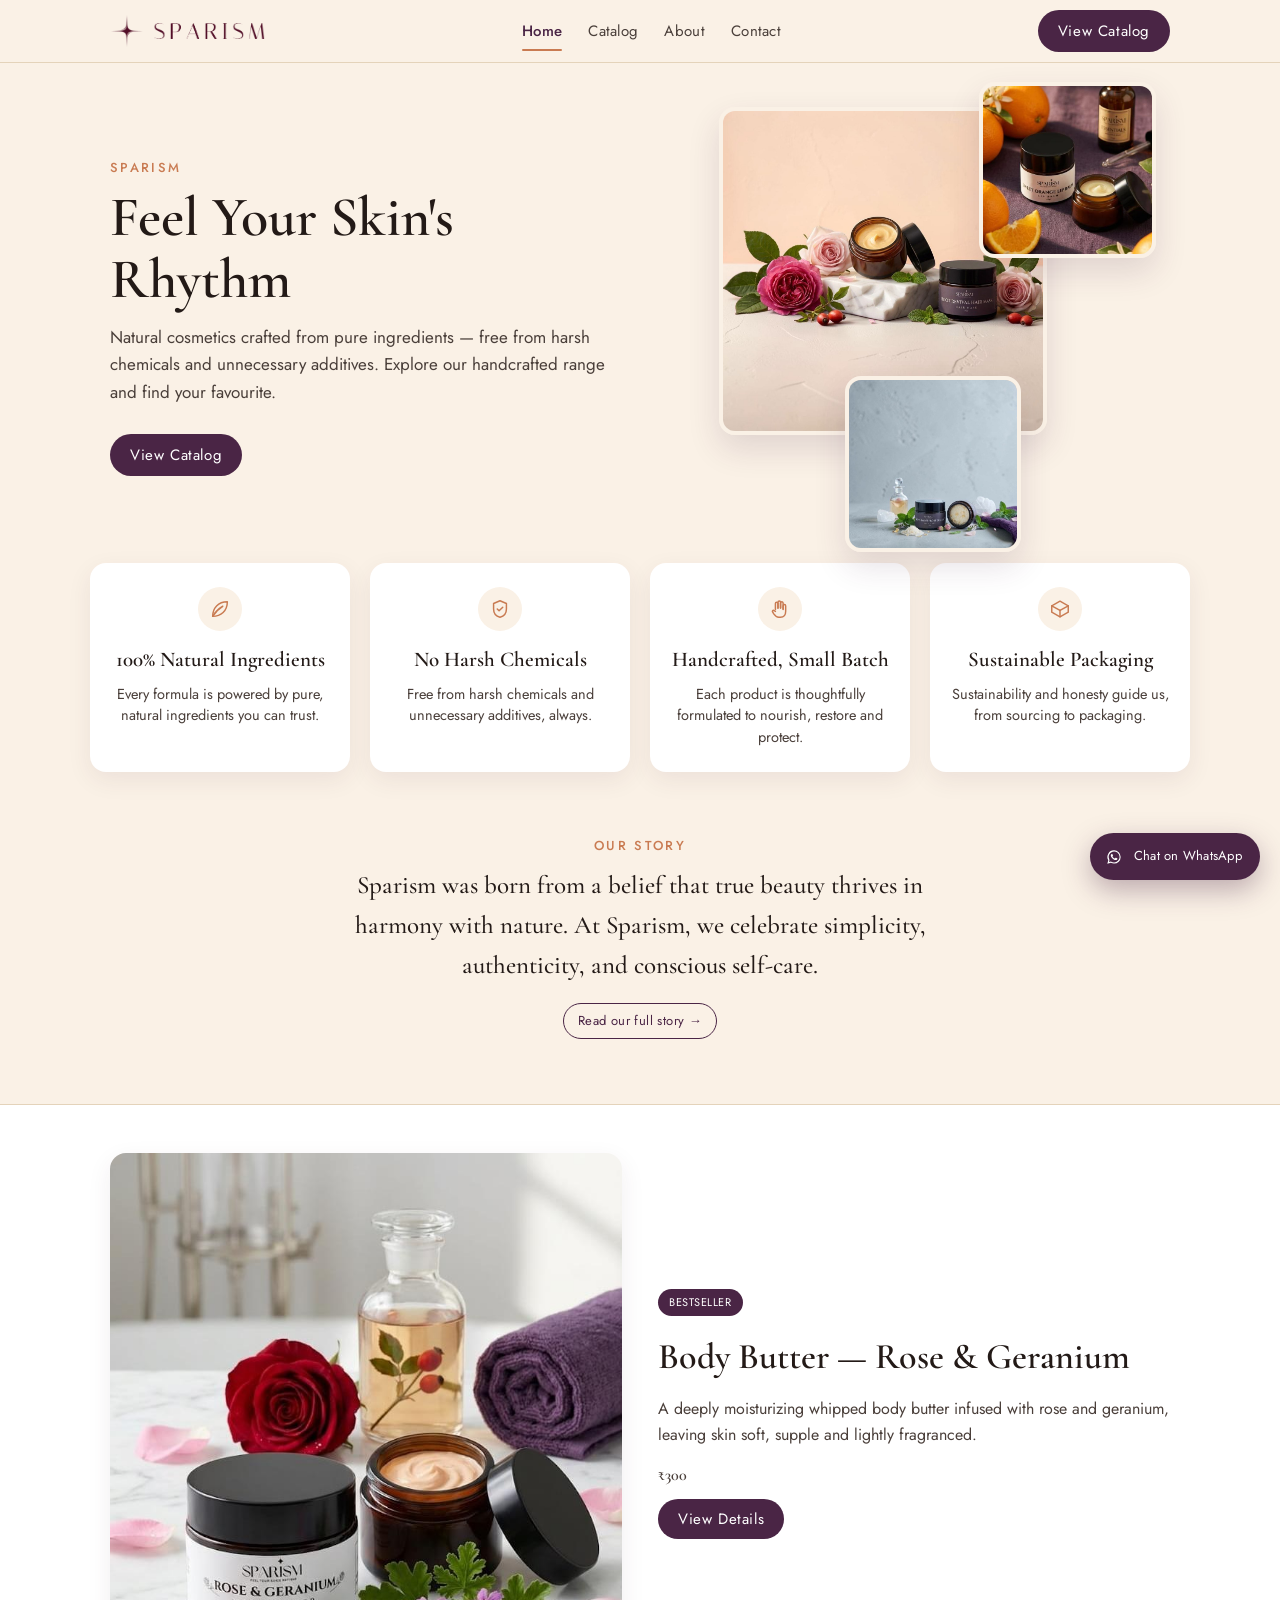
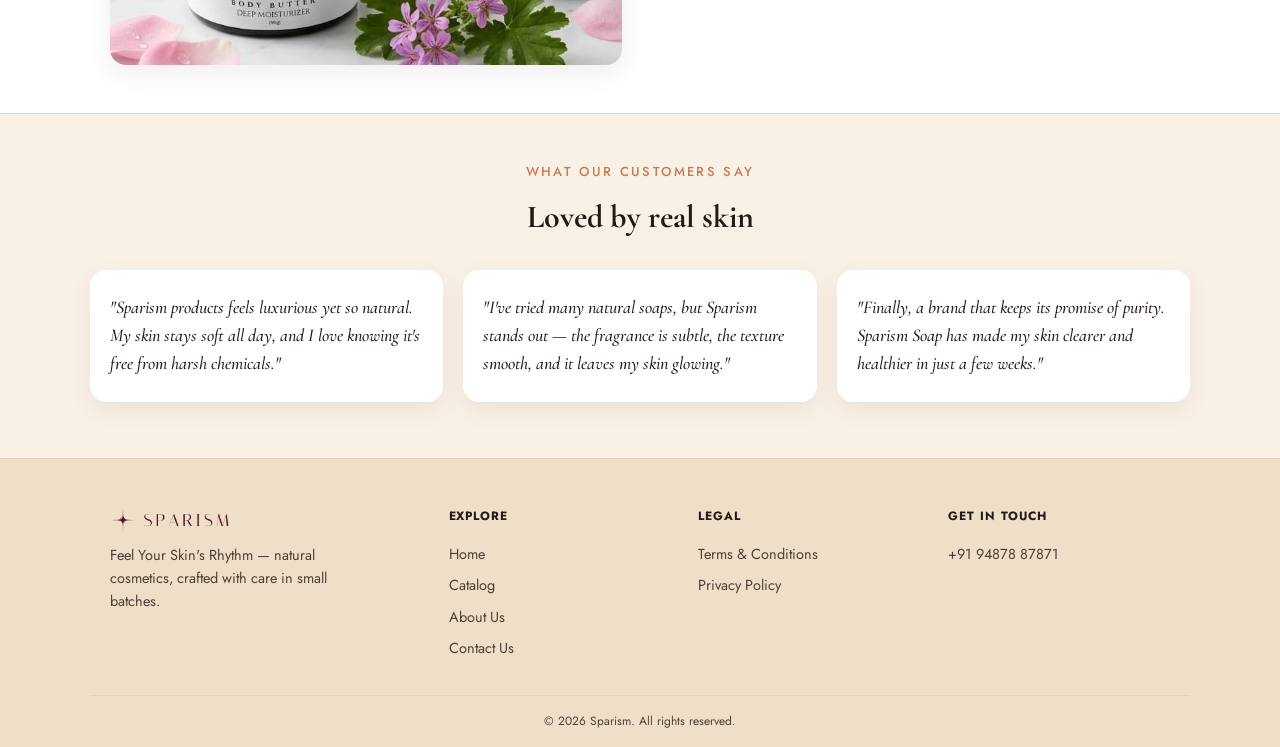
<file: index.html>
<!DOCTYPE html>
<html lang="en">
<head>
<meta charset="UTF-8" />
<meta name="viewport" content="width=device-width, initial-scale=1.0" />
<title>Sparism — Feel Your Skin's Rhythm</title>
<meta name="description" content="Sparism — natural cosmetics crafted from pure ingredients, free from harsh chemicals. Explore our handcrafted skincare range." />
<meta property="og:type" content="website" />
<meta property="og:site_name" content="Sparism" />
<meta property="og:title" content="Sparism — Feel Your Skin's Rhythm" />
<meta property="og:description" content="Natural cosmetics crafted from pure ingredients, free from harsh chemicals. Explore our handcrafted skincare range." />
<meta property="og:image" content="https://YOUR-DOMAIN-HERE/assets/og-image.jpg" />
<meta property="og:url" content="https://YOUR-DOMAIN-HERE/" />
<meta name="twitter:card" content="summary_large_image" />
<link rel="icon" type="image/png" sizes="32x32" href="assets/favicon-32.png?v=4" />
<link rel="icon" type="image/png" sizes="192x192" href="assets/favicon-192.png?v=4" />
<link rel="apple-touch-icon" href="assets/favicon-192.png?v=4" />
<link rel="preconnect" href="https://fonts.googleapis.com">
<link rel="preconnect" href="https://fonts.gstatic.com" crossorigin>
<link href="https://fonts.googleapis.com/css2?family=Cormorant+Garamond:ital,wght@0,500;0,600;0,700;1,500&family=Jost:wght@300;400;500;600&display=swap" rel="stylesheet">
<link rel="stylesheet" href="styles.css" />
</head>
<body>

<header class="site-header">
  <div class="wrap header-row">
    <a href="index.html" class="logo-link"><img class="brand-logo" src="assets/logo-new/logo-navbar.png" alt="Sparism — Feel Your Skin's Rhythm" /></a>
    <nav class="main-nav" id="mainNav">
      <a href="index.html" class="active">Home</a>
      <a href="catalog.html">Catalog</a>
      <a href="about.html">About</a>
      <a href="contact.html">Contact</a>
    </nav>
    <div class="header-actions">
      <a class="header-cta" href="catalog.html">View Catalog</a>
      <button class="nav-toggle" id="navToggle" aria-label="Open menu" aria-expanded="false">
        <span></span><span></span><span></span>
      </button>
    </div>
  </div>
</header>

<section class="hero">
  <div class="wrap hero-grid">
    <div class="hero-copy">
      <p class="eyebrow">Sparism</p>
      <h1>Feel Your Skin's Rhythm</h1>
      <p class="hero-sub">Natural cosmetics crafted from pure ingredients — free from harsh chemicals and unnecessary additives. Explore our handcrafted range and find your favourite.</p>
      <a class="header-cta" href="catalog.html" style="display:inline-block; margin-top:8px;">View Catalog</a>
    </div>
    <div class="hero-collage">
      <img class="hero-img hero-img-main" src="assets/products/root-revival-hair-mask.jpg" alt="Sparism Root Revival Hair Mask" />
      <img class="hero-img hero-img-small hero-img-top" src="assets/products/lip-balm-sweet-orange.jpg" alt="Sparism Sweet Orange Lip Balm" />
      <img class="hero-img hero-img-small hero-img-bottom" src="assets/products/peppermint-frost-bath-salt.jpg" alt="Sparism Peppermint Frost Bath Salt" />
    </div>
  </div>
</section>

<section class="promises-grid wrap">
  <div class="promise-card">
    <div class="promise-icon">
      <svg viewBox="0 0 24 24" fill="none" stroke="currentColor" stroke-width="1.6" stroke-linecap="round" stroke-linejoin="round"><path d="M4 20C4 11 10 4 20 4c0 10-7 16-16 16Z"/><path d="M4 20c3-5 6-8 11-11"/></svg>
    </div>
    <h3>100% Natural Ingredients</h3>
    <p>Every formula is powered by pure, natural ingredients you can trust.</p>
  </div>
  <div class="promise-card">
    <div class="promise-icon">
      <svg viewBox="0 0 24 24" fill="none" stroke="currentColor" stroke-width="1.6" stroke-linecap="round" stroke-linejoin="round"><path d="M12 3l7 3v6c0 5-3 8-7 9-4-1-7-4-7-9V6l7-3Z"/><path d="M9 12l2 2 4-4"/></svg>
    </div>
    <h3>No Harsh Chemicals</h3>
    <p>Free from harsh chemicals and unnecessary additives, always.</p>
  </div>
  <div class="promise-card">
    <div class="promise-icon">
      <svg viewBox="0 0 24 24" fill="none" stroke="currentColor" stroke-width="1.6" stroke-linecap="round" stroke-linejoin="round"><path d="M7 12.5V6a1.4 1.4 0 0 1 2.8 0v5.2"/><path d="M9.8 11V4.6a1.4 1.4 0 0 1 2.8 0V11"/><path d="M12.6 11V5.6a1.4 1.4 0 0 1 2.8 0v7"/><path d="M15.4 12V8.6a1.4 1.4 0 0 1 2.8 0v5.9c0 3.6-2 6.5-5.8 6.5h-1.8c-2.7 0-3.6-1-5.4-3.6l-1.3-2.2c-.6-1 .3-2.1 1.4-1.6l1.7 1"/></svg>
    </div>
    <h3>Handcrafted, Small Batch</h3>
    <p>Each product is thoughtfully formulated to nourish, restore and protect.</p>
  </div>
  <div class="promise-card">
    <div class="promise-icon">
      <svg viewBox="0 0 24 24" fill="none" stroke="currentColor" stroke-width="1.6" stroke-linecap="round" stroke-linejoin="round"><path d="M21 8.5l-9-5-9 5 9 5 9-5Z"/><path d="M3 8.5v7l9 5 9-5v-7"/><path d="M12 13.5v7"/></svg>
    </div>
    <h3>Sustainable Packaging</h3>
    <p>Sustainability and honesty guide us, from sourcing to packaging.</p>
  </div>
</section>

<section class="story-section wrap">
  <p class="eyebrow">Our Story</p>
  <p class="story-text">Sparism was born from a belief that true beauty thrives in harmony with nature. At Sparism, we celebrate simplicity, authenticity, and conscious self-care.</p>
  <p style="margin-top:18px;"><a href="about.html" class="card-enquire" style="display:inline-block;">Read our full story →</a></p>
</section>

<section class="bestseller-section">
  <div class="wrap bestseller-grid">
    <div class="bestseller-media">
      <img src="assets/products/body-butter-rose-geranium.jpg" alt="Sparism Body Butter — Rose &amp; Geranium" />
    </div>
    <div class="bestseller-info">
      <span class="card-tag">Bestseller</span>
      <h2>Body Butter — Rose &amp; Geranium</h2>
      <p>A deeply moisturizing whipped body butter infused with rose and geranium, leaving skin soft, supple and lightly fragranced.</p>
      <p class="bestseller-price">₹300</p>
      <a class="header-cta" href="catalog.html">View Details</a>
    </div>
  </div>
</section>

<section class="testimonials-section wrap">
  <p class="eyebrow">What our customers say</p>
  <h2 style="font-family: var(--font-display); font-size: clamp(24px,3.4vw,32px); margin: 0;">Loved by real skin</h2>
  <div class="testimonials-grid">
    <div class="testimonial-card">
      <p>"Sparism products feels luxurious yet so natural. My skin stays soft all day, and I love knowing it's free from harsh chemicals."</p>
    </div>
    <div class="testimonial-card">
      <p>"I've tried many natural soaps, but Sparism stands out — the fragrance is subtle, the texture smooth, and it leaves my skin glowing."</p>
    </div>
    <div class="testimonial-card">
      <p>"Finally, a brand that keeps its promise of purity. Sparism Soap has made my skin clearer and healthier in just a few weeks."</p>
    </div>
  </div>
</section>

<footer class="site-footer">
  <div class="wrap footer-grid">
    <div class="footer-brand">
      <img class="brand-logo small" src="assets/logo-new/logo-navbar.png" alt="Sparism" />
      <p>Feel Your Skin's Rhythm — natural cosmetics, crafted with care in small batches.</p>
    </div>
    <div class="footer-links">
      <h4>Explore</h4>
      <a href="index.html">Home</a>
      <a href="catalog.html">Catalog</a>
      <a href="about.html">About Us</a>
      <a href="contact.html">Contact Us</a>
    </div>
    <div class="footer-links">
      <h4>Legal</h4>
      <a href="terms.html">Terms &amp; Conditions</a>
      <a href="privacy.html">Privacy Policy</a>
    </div>
    <div class="footer-contact">
      <h4>Get in touch</h4>
      <a href="tel:+919487887871">+91 94878 87871</a>
    </div>
  </div>
  <div class="wrap footer-bottom">
    <p>&copy; 2026 Sparism. All rights reserved.</p>
  </div>
</footer>

<a class="float-whatsapp" href="https://wa.me/919487887871?text=Hi%20Sparism%2C%20I%20have%20a%20question!" target="_blank" rel="noopener" aria-label="Chat with us on WhatsApp">
  <svg viewBox="0 0 24 24" fill="currentColor"><path d="M17.6 6.32A7.85 7.85 0 0 0 12.05 4a7.94 7.94 0 0 0-6.9 11.9L4 20l4.2-1.1a7.93 7.93 0 0 0 3.85 1h.01a7.95 7.95 0 0 0 7.94-7.94 7.9 7.9 0 0 0-2.4-5.64Zm-5.55 12.2h-.01a6.6 6.6 0 0 1-3.37-.92l-.24-.14-2.5.65.67-2.44-.16-.25a6.62 6.62 0 1 1 12.28-3.51 6.63 6.63 0 0 1-6.67 6.6Zm3.62-4.96c-.2-.1-1.17-.58-1.35-.64-.18-.07-.31-.1-.44.1-.13.2-.5.64-.62.77-.11.13-.23.15-.42.05-.2-.1-.83-.3-1.58-.97-.58-.52-.98-1.16-1.09-1.36-.11-.2-.01-.3.09-.4.09-.1.2-.23.3-.34.1-.11.13-.2.2-.33.07-.13.03-.25-.02-.35-.05-.1-.44-1.06-.6-1.45-.16-.38-.32-.33-.44-.33h-.38c-.13 0-.34.05-.52.25-.18.2-.68.67-.68 1.63 0 .96.7 1.9.8 2.03.1.13 1.37 2.1 3.33 2.94.46.2.83.32 1.11.41.47.15.9.13 1.24.08.38-.06 1.17-.48 1.33-.94.16-.46.16-.86.11-.94-.05-.08-.18-.13-.38-.23Z"/></svg>
  <span class="fw-label">Chat on WhatsApp</span>
</a>

<script src="nav.js"></script>
</body>
</html>
</file>
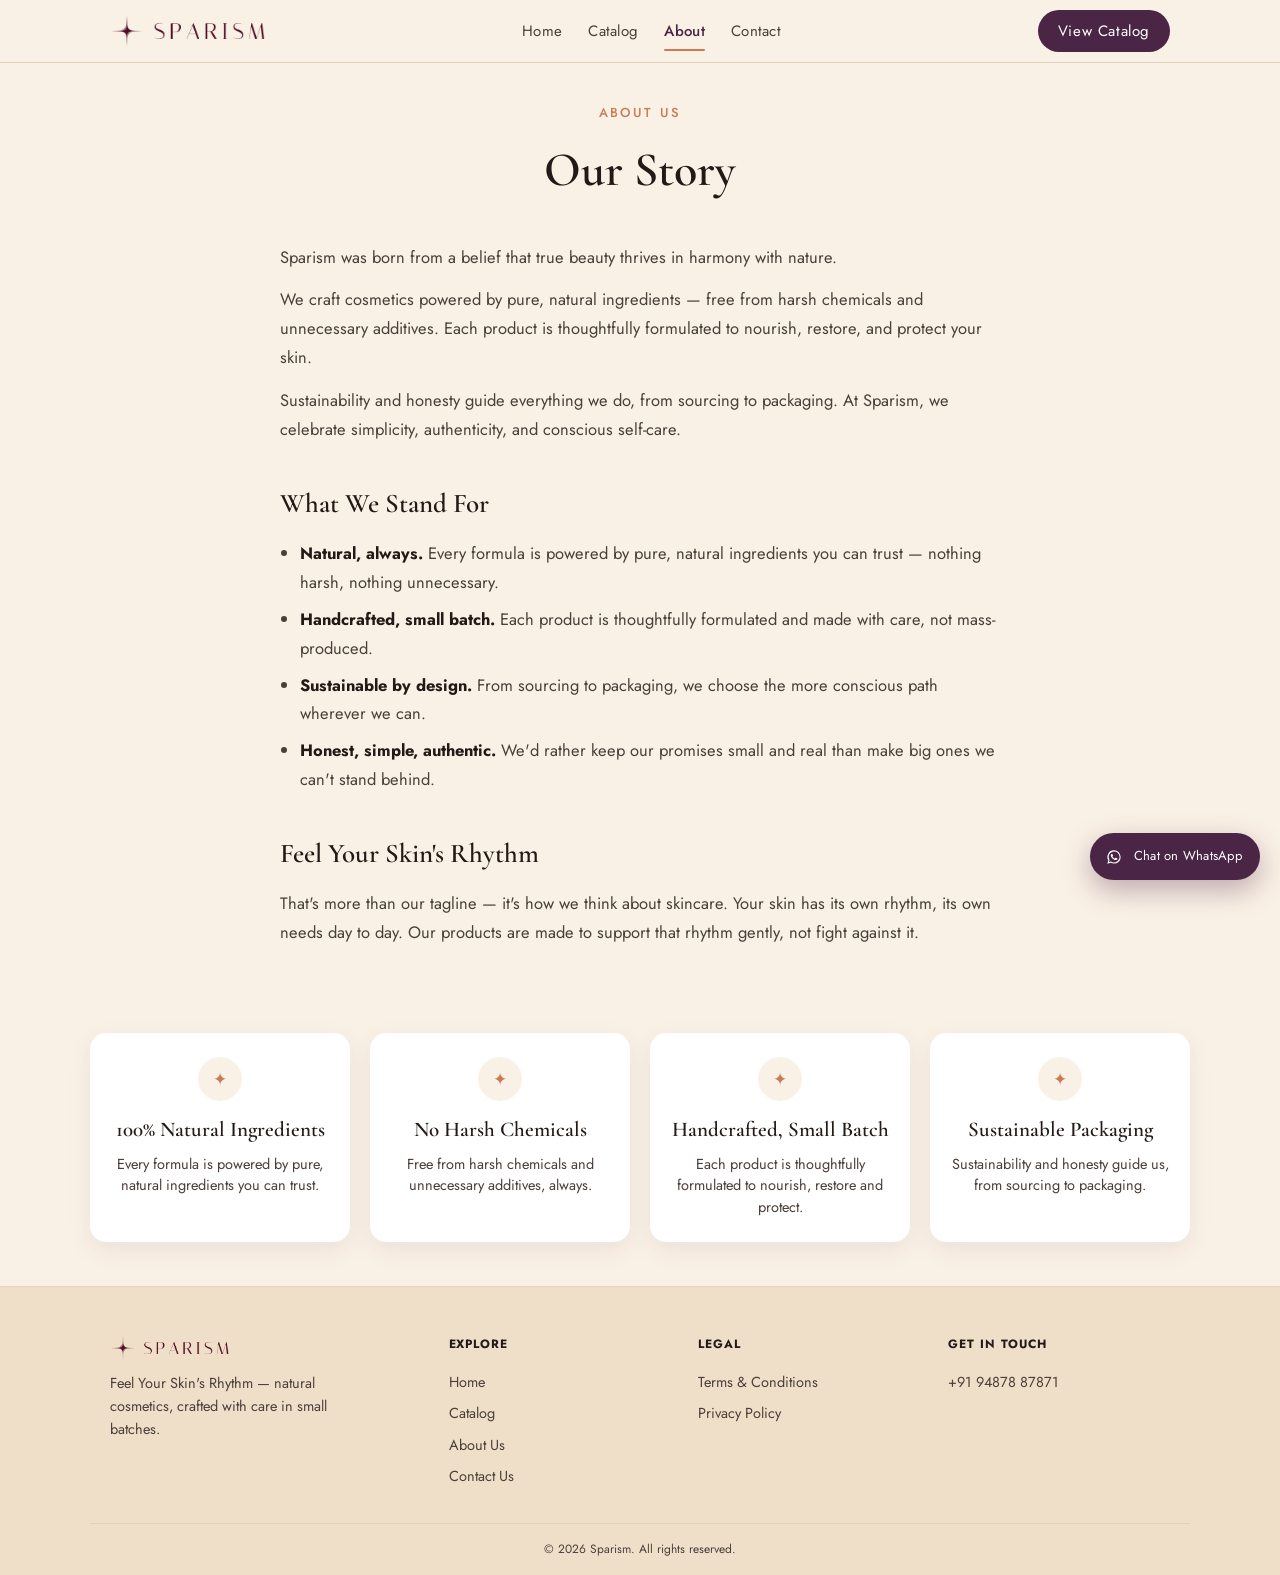
<file: about.html>
<!DOCTYPE html>
<html lang="en">
<head>
<meta charset="UTF-8" />
<meta name="viewport" content="width=device-width, initial-scale=1.0" />
<title>About Us | Sparism</title>
<meta name="description" content="The story behind Sparism — natural cosmetics crafted in harmony with nature." />
<meta property="og:type" content="website" />
<meta property="og:site_name" content="Sparism" />
<meta property="og:title" content="About Us | Sparism" />
<meta property="og:description" content="The story behind Sparism — natural cosmetics crafted in harmony with nature." />
<meta property="og:image" content="https://YOUR-DOMAIN-HERE/assets/og-image.jpg" />
<meta property="og:url" content="https://YOUR-DOMAIN-HERE/about.html" />
<meta name="twitter:card" content="summary_large_image" />
<link rel="icon" type="image/png" sizes="32x32" href="assets/favicon-32.png?v=4" />
<link rel="icon" type="image/png" sizes="192x192" href="assets/favicon-192.png?v=4" />
<link rel="apple-touch-icon" href="assets/favicon-192.png?v=4" />
<link rel="preconnect" href="https://fonts.googleapis.com">
<link rel="preconnect" href="https://fonts.gstatic.com" crossorigin>
<link href="https://fonts.googleapis.com/css2?family=Cormorant+Garamond:ital,wght@0,500;0,600;0,700;1,500&family=Jost:wght@300;400;500;600&display=swap" rel="stylesheet">
<link rel="stylesheet" href="styles.css" />
</head>
<body>

<header class="site-header">
  <div class="wrap header-row">
    <a href="index.html" class="logo-link"><img class="brand-logo" src="assets/logo-new/logo-navbar.png" alt="Sparism — Feel Your Skin's Rhythm" /></a>
    <nav class="main-nav" id="mainNav">
      <a href="index.html">Home</a>
      <a href="catalog.html">Catalog</a>
      <a href="about.html" class="active">About</a>
      <a href="contact.html">Contact</a>
    </nav>
    <div class="header-actions">
      <a class="header-cta" href="catalog.html">View Catalog</a>
      <button class="nav-toggle" id="navToggle" aria-label="Open menu" aria-expanded="false">
        <span></span><span></span><span></span>
      </button>
    </div>
  </div>
</header>

<section class="page-hero">
  <div class="wrap">
    <p class="eyebrow">About Us</p>
    <h1>Our Story</h1>
  </div>
</section>

<section class="prose-section wrap">
  <div class="prose">
    <p>Sparism was born from a belief that true beauty thrives in harmony with nature.</p>
    <p>We craft cosmetics powered by pure, natural ingredients — free from harsh chemicals and unnecessary additives. Each product is thoughtfully formulated to nourish, restore, and protect your skin.</p>
    <p>Sustainability and honesty guide everything we do, from sourcing to packaging. At Sparism, we celebrate simplicity, authenticity, and conscious self-care.</p>

    <h2>What We Stand For</h2>
    <ul>
      <li><strong>Natural, always.</strong> Every formula is powered by pure, natural ingredients you can trust — nothing harsh, nothing unnecessary.</li>
      <li><strong>Handcrafted, small batch.</strong> Each product is thoughtfully formulated and made with care, not mass-produced.</li>
      <li><strong>Sustainable by design.</strong> From sourcing to packaging, we choose the more conscious path wherever we can.</li>
      <li><strong>Honest, simple, authentic.</strong> We'd rather keep our promises small and real than make big ones we can't stand behind.</li>
    </ul>

    <h2>Feel Your Skin's Rhythm</h2>
    <p>That's more than our tagline — it's how we think about skincare. Your skin has its own rhythm, its own needs day to day. Our products are made to support that rhythm gently, not fight against it.</p>
  </div>
</section>

<section class="promises-grid wrap">
  <div class="promise-card">
    <div class="promise-icon">✦</div>
    <h3>100% Natural Ingredients</h3>
    <p>Every formula is powered by pure, natural ingredients you can trust.</p>
  </div>
  <div class="promise-card">
    <div class="promise-icon">✦</div>
    <h3>No Harsh Chemicals</h3>
    <p>Free from harsh chemicals and unnecessary additives, always.</p>
  </div>
  <div class="promise-card">
    <div class="promise-icon">✦</div>
    <h3>Handcrafted, Small Batch</h3>
    <p>Each product is thoughtfully formulated to nourish, restore and protect.</p>
  </div>
  <div class="promise-card">
    <div class="promise-icon">✦</div>
    <h3>Sustainable Packaging</h3>
    <p>Sustainability and honesty guide us, from sourcing to packaging.</p>
  </div>
</section>

<footer class="site-footer">
  <div class="wrap footer-grid">
    <div class="footer-brand">
      <img class="brand-logo small" src="assets/logo-new/logo-navbar.png" alt="Sparism" />
      <p>Feel Your Skin's Rhythm — natural cosmetics, crafted with care in small batches.</p>
    </div>
    <div class="footer-links">
      <h4>Explore</h4>
      <a href="index.html">Home</a>
      <a href="catalog.html">Catalog</a>
      <a href="about.html">About Us</a>
      <a href="contact.html">Contact Us</a>
    </div>
    <div class="footer-links">
      <h4>Legal</h4>
      <a href="terms.html">Terms &amp; Conditions</a>
      <a href="privacy.html">Privacy Policy</a>
    </div>
    <div class="footer-contact">
      <h4>Get in touch</h4>
      <a href="tel:+919487887871">+91 94878 87871</a>
    </div>
  </div>
  <div class="wrap footer-bottom">
    <p>&copy; 2026 Sparism. All rights reserved.</p>
  </div>
</footer>

<a class="float-whatsapp" href="https://wa.me/919487887871?text=Hi%20Sparism%2C%20I%20have%20a%20question!" target="_blank" rel="noopener" aria-label="Chat with us on WhatsApp">
  <svg viewBox="0 0 24 24" fill="currentColor"><path d="M17.6 6.32A7.85 7.85 0 0 0 12.05 4a7.94 7.94 0 0 0-6.9 11.9L4 20l4.2-1.1a7.93 7.93 0 0 0 3.85 1h.01a7.95 7.95 0 0 0 7.94-7.94 7.9 7.9 0 0 0-2.4-5.64Zm-5.55 12.2h-.01a6.6 6.6 0 0 1-3.37-.92l-.24-.14-2.5.65.67-2.44-.16-.25a6.62 6.62 0 1 1 12.28-3.51 6.63 6.63 0 0 1-6.67 6.6Zm3.62-4.96c-.2-.1-1.17-.58-1.35-.64-.18-.07-.31-.1-.44.1-.13.2-.5.64-.62.77-.11.13-.23.15-.42.05-.2-.1-.83-.3-1.58-.97-.58-.52-.98-1.16-1.09-1.36-.11-.2-.01-.3.09-.4.09-.1.2-.23.3-.34.1-.11.13-.2.2-.33.07-.13.03-.25-.02-.35-.05-.1-.44-1.06-.6-1.45-.16-.38-.32-.33-.44-.33h-.38c-.13 0-.34.05-.52.25-.18.2-.68.67-.68 1.63 0 .96.7 1.9.8 2.03.1.13 1.37 2.1 3.33 2.94.46.2.83.32 1.11.41.47.15.9.13 1.24.08.38-.06 1.17-.48 1.33-.94.16-.46.16-.86.11-.94-.05-.08-.18-.13-.38-.23Z"/></svg>
  <span class="fw-label">Chat on WhatsApp</span>
</a>

<script src="nav.js"></script>
</body>
</html>
</file>
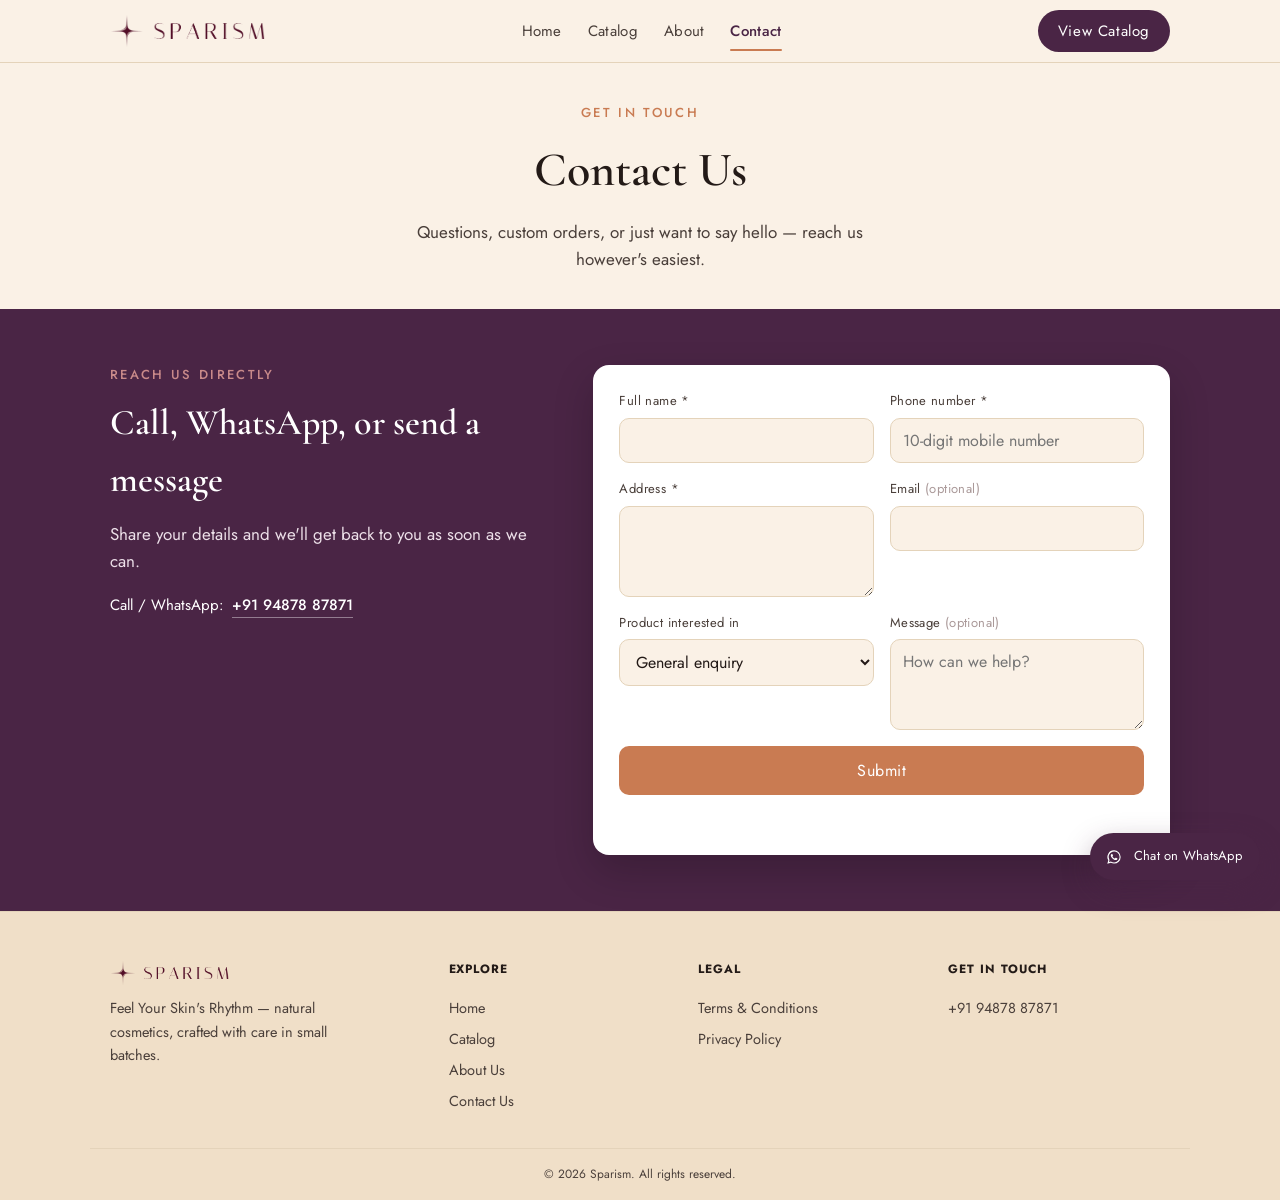
<file: contact.html>
<!DOCTYPE html>
<html lang="en">
<head>
<meta charset="UTF-8" />
<meta name="viewport" content="width=device-width, initial-scale=1.0" />
<title>Contact Us | Sparism</title>
<meta name="description" content="Get in touch with Sparism — call, WhatsApp, or send us your details and we'll reach out." />
<meta property="og:type" content="website" />
<meta property="og:site_name" content="Sparism" />
<meta property="og:title" content="Contact Us | Sparism" />
<meta property="og:description" content="Get in touch with Sparism — call, WhatsApp, or send us your details and we'll reach out." />
<meta property="og:image" content="https://YOUR-DOMAIN-HERE/assets/og-image.jpg" />
<meta property="og:url" content="https://YOUR-DOMAIN-HERE/contact.html" />
<meta name="twitter:card" content="summary_large_image" />
<link rel="icon" type="image/png" sizes="32x32" href="assets/favicon-32.png?v=4" />
<link rel="icon" type="image/png" sizes="192x192" href="assets/favicon-192.png?v=4" />
<link rel="apple-touch-icon" href="assets/favicon-192.png?v=4" />
<link rel="preconnect" href="https://fonts.googleapis.com">
<link rel="preconnect" href="https://fonts.gstatic.com" crossorigin>
<link href="https://fonts.googleapis.com/css2?family=Cormorant+Garamond:ital,wght@0,500;0,600;0,700;1,500&family=Jost:wght@300;400;500;600&display=swap" rel="stylesheet">
<link rel="stylesheet" href="styles.css" />
</head>
<body>

<header class="site-header">
  <div class="wrap header-row">
    <a href="index.html" class="logo-link"><img class="brand-logo" src="assets/logo-new/logo-navbar.png" alt="Sparism — Feel Your Skin's Rhythm" /></a>
    <nav class="main-nav" id="mainNav">
      <a href="index.html">Home</a>
      <a href="catalog.html">Catalog</a>
      <a href="about.html">About</a>
      <a href="contact.html" class="active">Contact</a>
    </nav>
    <div class="header-actions">
      <a class="header-cta" href="catalog.html">View Catalog</a>
      <button class="nav-toggle" id="navToggle" aria-label="Open menu" aria-expanded="false">
        <span></span><span></span><span></span>
      </button>
    </div>
  </div>
</header>

<section class="page-hero">
  <div class="wrap">
    <p class="eyebrow">Get in touch</p>
    <h1>Contact Us</h1>
    <p class="hero-sub">Questions, custom orders, or just want to say hello — reach us however's easiest.</p>
  </div>
</section>

<section class="enquiry-section" style="margin-top: 28px;">
  <div class="wrap enquiry-wrap">
    <div class="enquiry-intro">
      <p class="eyebrow">Reach us directly</p>
      <h2>Call, WhatsApp, or send a message</h2>
      <p class="hero-sub">Share your details and we'll get back to you as soon as we can.</p>
      <div class="contact-line">
        <span>Call / WhatsApp:</span>
        <a href="tel:+919487887871">+91 94878 87871</a>
      </div>
    </div>

    <form id="enquiryForm" class="enquiry-form" novalidate>
      <div class="field">
        <label for="f-name">Full name *</label>
        <input id="f-name" name="name" type="text" required autocomplete="name" />
      </div>

      <div class="field">
        <label for="f-phone">Phone number *</label>
        <input id="f-phone" name="phone" type="tel" required inputmode="numeric" pattern="[0-9+ ]{10,15}" placeholder="10-digit mobile number" autocomplete="tel" />
      </div>

      <div class="field">
        <label for="f-address">Address *</label>
        <textarea id="f-address" name="address" required rows="3" autocomplete="street-address"></textarea>
      </div>

      <div class="field">
        <label for="f-email">Email <span class="optional">(optional)</span></label>
        <input id="f-email" name="email" type="email" autocomplete="email" />
      </div>

      <div class="field">
        <label for="f-product">Product interested in</label>
        <select id="f-product" name="product">
          <option value="General enquiry">General enquiry</option>
          <!-- product options injected by script.js -->
        </select>
      </div>

      <div class="field">
        <label for="f-message">Message <span class="optional">(optional)</span></label>
        <textarea id="f-message" name="message" rows="3" placeholder="How can we help?"></textarea>
      </div>

      <button type="submit" class="submit-btn" id="submitBtn">Submit</button>
      <p class="form-status" id="formStatus" role="status" aria-live="polite"></p>
    </form>
  </div>
</section>

<footer class="site-footer">
  <div class="wrap footer-grid">
    <div class="footer-brand">
      <img class="brand-logo small" src="assets/logo-new/logo-navbar.png" alt="Sparism" />
      <p>Feel Your Skin's Rhythm — natural cosmetics, crafted with care in small batches.</p>
    </div>
    <div class="footer-links">
      <h4>Explore</h4>
      <a href="index.html">Home</a>
      <a href="catalog.html">Catalog</a>
      <a href="about.html">About Us</a>
      <a href="contact.html">Contact Us</a>
    </div>
    <div class="footer-links">
      <h4>Legal</h4>
      <a href="terms.html">Terms &amp; Conditions</a>
      <a href="privacy.html">Privacy Policy</a>
    </div>
    <div class="footer-contact">
      <h4>Get in touch</h4>
      <a href="tel:+919487887871">+91 94878 87871</a>
    </div>
  </div>
  <div class="wrap footer-bottom">
    <p>&copy; 2026 Sparism. All rights reserved.</p>
  </div>
</footer>

<div id="toast" class="toast" role="alert" aria-hidden="true"></div>

<script src="products.js"></script>
<script src="script.js"></script>
<a class="float-whatsapp" href="https://wa.me/919487887871?text=Hi%20Sparism%2C%20I%20have%20a%20question!" target="_blank" rel="noopener" aria-label="Chat with us on WhatsApp">
  <svg viewBox="0 0 24 24" fill="currentColor"><path d="M17.6 6.32A7.85 7.85 0 0 0 12.05 4a7.94 7.94 0 0 0-6.9 11.9L4 20l4.2-1.1a7.93 7.93 0 0 0 3.85 1h.01a7.95 7.95 0 0 0 7.94-7.94 7.9 7.9 0 0 0-2.4-5.64Zm-5.55 12.2h-.01a6.6 6.6 0 0 1-3.37-.92l-.24-.14-2.5.65.67-2.44-.16-.25a6.62 6.62 0 1 1 12.28-3.51 6.63 6.63 0 0 1-6.67 6.6Zm3.62-4.96c-.2-.1-1.17-.58-1.35-.64-.18-.07-.31-.1-.44.1-.13.2-.5.64-.62.77-.11.13-.23.15-.42.05-.2-.1-.83-.3-1.58-.97-.58-.52-.98-1.16-1.09-1.36-.11-.2-.01-.3.09-.4.09-.1.2-.23.3-.34.1-.11.13-.2.2-.33.07-.13.03-.25-.02-.35-.05-.1-.44-1.06-.6-1.45-.16-.38-.32-.33-.44-.33h-.38c-.13 0-.34.05-.52.25-.18.2-.68.67-.68 1.63 0 .96.7 1.9.8 2.03.1.13 1.37 2.1 3.33 2.94.46.2.83.32 1.11.41.47.15.9.13 1.24.08.38-.06 1.17-.48 1.33-.94.16-.46.16-.86.11-.94-.05-.08-.18-.13-.38-.23Z"/></svg>
  <span class="fw-label">Chat on WhatsApp</span>
</a>

<script src="nav.js"></script>
</body>
</html>
</file>
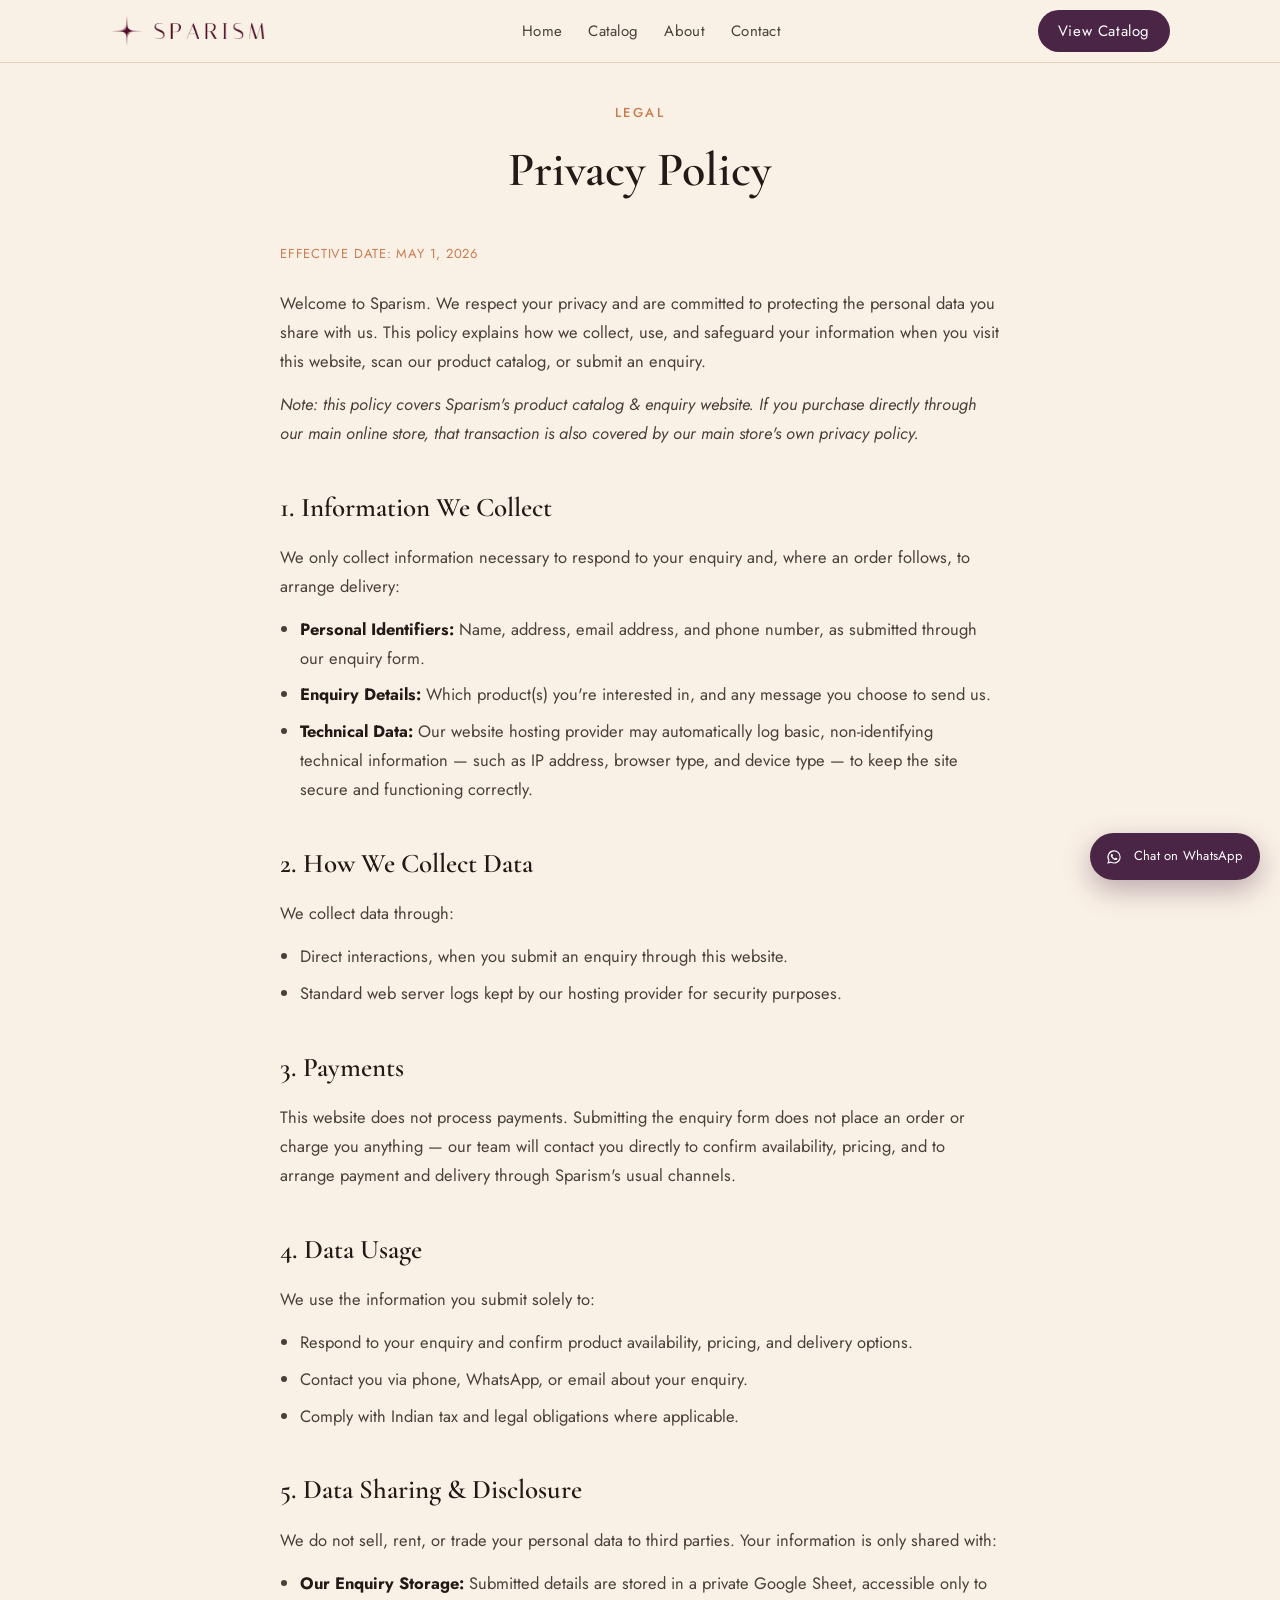
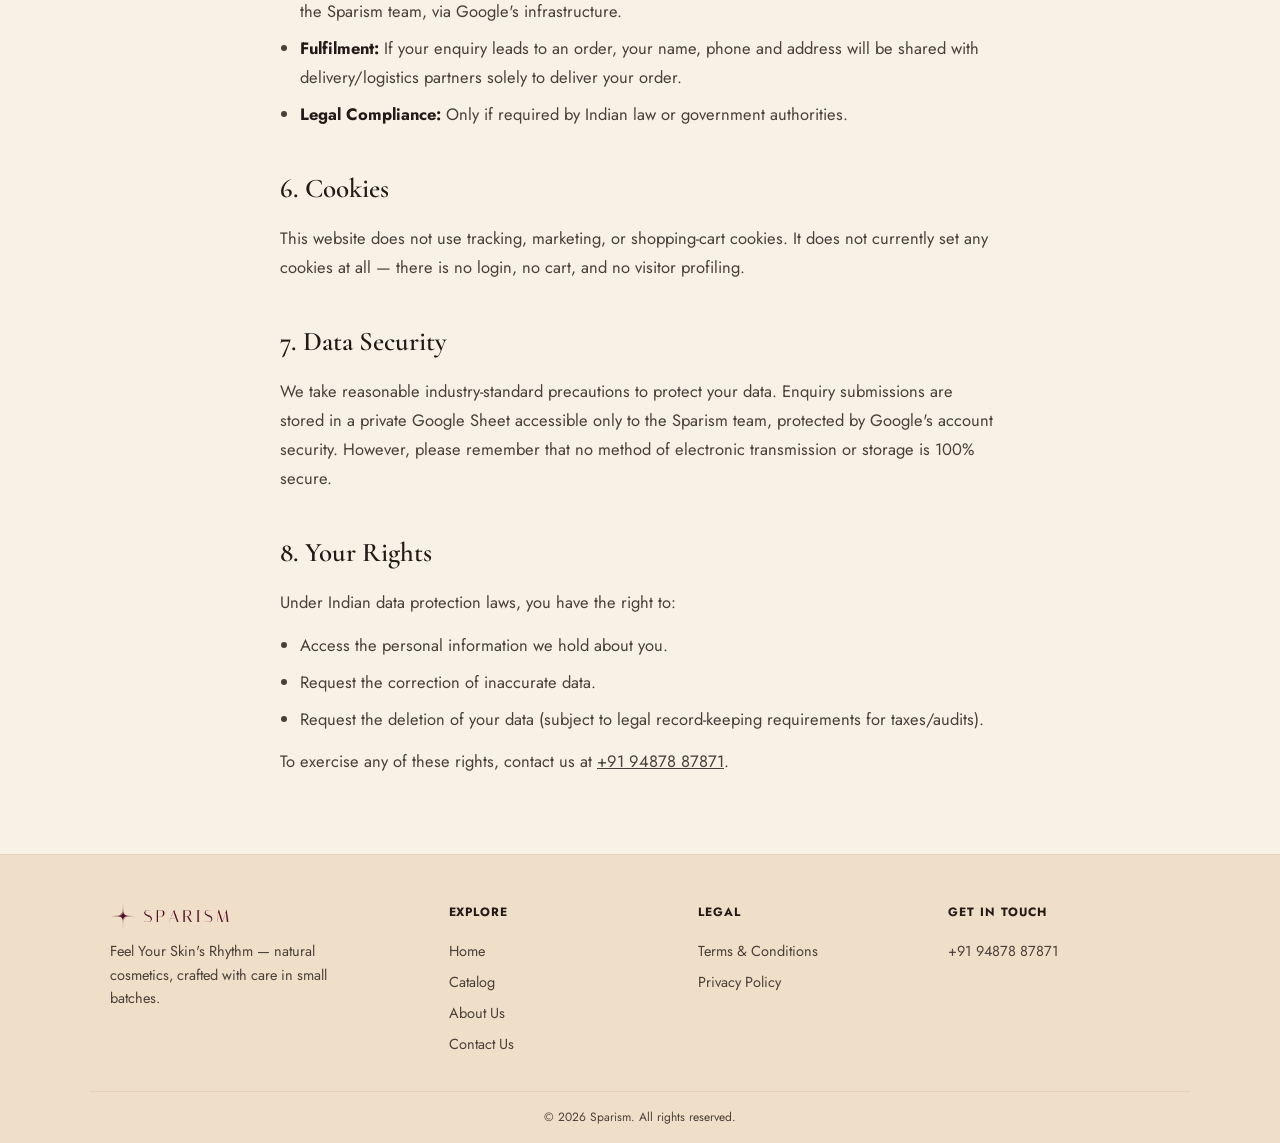
<file: privacy.html>
<!DOCTYPE html>
<html lang="en">
<head>
<meta charset="UTF-8" />
<meta name="viewport" content="width=device-width, initial-scale=1.0" />
<title>Privacy Policy | Sparism</title>
<meta name="description" content="Sparism Privacy Policy." />
<meta property="og:type" content="website" />
<meta property="og:site_name" content="Sparism" />
<meta property="og:title" content="Privacy Policy | Sparism" />
<meta property="og:description" content="Sparism Privacy Policy." />
<meta property="og:image" content="https://YOUR-DOMAIN-HERE/assets/og-image.jpg" />
<meta property="og:url" content="https://YOUR-DOMAIN-HERE/privacy.html" />
<meta name="twitter:card" content="summary_large_image" />
<link rel="icon" type="image/png" sizes="32x32" href="assets/favicon-32.png?v=4" />
<link rel="icon" type="image/png" sizes="192x192" href="assets/favicon-192.png?v=4" />
<link rel="apple-touch-icon" href="assets/favicon-192.png?v=4" />
<link rel="preconnect" href="https://fonts.googleapis.com">
<link rel="preconnect" href="https://fonts.gstatic.com" crossorigin>
<link href="https://fonts.googleapis.com/css2?family=Cormorant+Garamond:ital,wght@0,500;0,600;0,700;1,500&family=Jost:wght@300;400;500;600&display=swap" rel="stylesheet">
<link rel="stylesheet" href="styles.css" />
</head>
<body>

<header class="site-header">
  <div class="wrap header-row">
    <a href="index.html" class="logo-link"><img class="brand-logo" src="assets/logo-new/logo-navbar.png" alt="Sparism — Feel Your Skin's Rhythm" /></a>
    <nav class="main-nav" id="mainNav">
      <a href="index.html">Home</a>
      <a href="catalog.html">Catalog</a>
      <a href="about.html">About</a>
      <a href="contact.html">Contact</a>
    </nav>
    <div class="header-actions">
      <a class="header-cta" href="catalog.html">View Catalog</a>
      <button class="nav-toggle" id="navToggle" aria-label="Open menu" aria-expanded="false">
        <span></span><span></span><span></span>
      </button>
    </div>
  </div>
</header>

<section class="page-hero">
  <div class="wrap">
    <p class="eyebrow">Legal</p>
    <h1>Privacy Policy</h1>
  </div>
</section>

<section class="prose-section wrap">
  <div class="prose">
    <p class="effective-date">Effective Date: May 1, 2026</p>

    <p>Welcome to Sparism. We respect your privacy and are committed to protecting the personal data you share with us. This policy explains how we collect, use, and safeguard your information when you visit this website, scan our product catalog, or submit an enquiry.</p>

    <p><em>Note: this policy covers Sparism's product catalog &amp; enquiry website. If you purchase directly through our main online store, that transaction is also covered by our main store's own privacy policy.</em></p>

    <h2>1. Information We Collect</h2>
    <p>We only collect information necessary to respond to your enquiry and, where an order follows, to arrange delivery:</p>
    <ul>
      <li><strong>Personal Identifiers:</strong> Name, address, email address, and phone number, as submitted through our enquiry form.</li>
      <li><strong>Enquiry Details:</strong> Which product(s) you're interested in, and any message you choose to send us.</li>
      <li><strong>Technical Data:</strong> Our website hosting provider may automatically log basic, non-identifying technical information — such as IP address, browser type, and device type — to keep the site secure and functioning correctly.</li>
    </ul>

    <h2>2. How We Collect Data</h2>
    <p>We collect data through:</p>
    <ul>
      <li>Direct interactions, when you submit an enquiry through this website.</li>
      <li>Standard web server logs kept by our hosting provider for security purposes.</li>
    </ul>

    <h2>3. Payments</h2>
    <p>This website does not process payments. Submitting the enquiry form does not place an order or charge you anything — our team will contact you directly to confirm availability, pricing, and to arrange payment and delivery through Sparism's usual channels.</p>

    <h2>4. Data Usage</h2>
    <p>We use the information you submit solely to:</p>
    <ul>
      <li>Respond to your enquiry and confirm product availability, pricing, and delivery options.</li>
      <li>Contact you via phone, WhatsApp, or email about your enquiry.</li>
      <li>Comply with Indian tax and legal obligations where applicable.</li>
    </ul>

    <h2>5. Data Sharing &amp; Disclosure</h2>
    <p>We do not sell, rent, or trade your personal data to third parties. Your information is only shared with:</p>
    <ul>
      <li><strong>Our Enquiry Storage:</strong> Submitted details are stored in a private Google Sheet, accessible only to the Sparism team, via Google's infrastructure.</li>
      <li><strong>Fulfilment:</strong> If your enquiry leads to an order, your name, phone and address will be shared with delivery/logistics partners solely to deliver your order.</li>
      <li><strong>Legal Compliance:</strong> Only if required by Indian law or government authorities.</li>
    </ul>

    <h2>6. Cookies</h2>
    <p>This website does not use tracking, marketing, or shopping-cart cookies. It does not currently set any cookies at all — there is no login, no cart, and no visitor profiling.</p>

    <h2>7. Data Security</h2>
    <p>We take reasonable industry-standard precautions to protect your data. Enquiry submissions are stored in a private Google Sheet accessible only to the Sparism team, protected by Google's account security. However, please remember that no method of electronic transmission or storage is 100% secure.</p>

    <h2>8. Your Rights</h2>
    <p>Under Indian data protection laws, you have the right to:</p>
    <ul>
      <li>Access the personal information we hold about you.</li>
      <li>Request the correction of inaccurate data.</li>
      <li>Request the deletion of your data (subject to legal record-keeping requirements for taxes/audits).</li>
    </ul>
    <p>To exercise any of these rights, contact us at <a href="tel:+919487887871">+91 94878 87871</a>.</p>
  </div>
</section>

<footer class="site-footer">
  <div class="wrap footer-grid">
    <div class="footer-brand">
      <img class="brand-logo small" src="assets/logo-new/logo-navbar.png" alt="Sparism" />
      <p>Feel Your Skin's Rhythm — natural cosmetics, crafted with care in small batches.</p>
    </div>
    <div class="footer-links">
      <h4>Explore</h4>
      <a href="index.html">Home</a>
      <a href="catalog.html">Catalog</a>
      <a href="about.html">About Us</a>
      <a href="contact.html">Contact Us</a>
    </div>
    <div class="footer-links">
      <h4>Legal</h4>
      <a href="terms.html">Terms &amp; Conditions</a>
      <a href="privacy.html">Privacy Policy</a>
    </div>
    <div class="footer-contact">
      <h4>Get in touch</h4>
      <a href="tel:+919487887871">+91 94878 87871</a>
    </div>
  </div>
  <div class="wrap footer-bottom">
    <p>&copy; 2026 Sparism. All rights reserved.</p>
  </div>
</footer>

<a class="float-whatsapp" href="https://wa.me/919487887871?text=Hi%20Sparism%2C%20I%20have%20a%20question!" target="_blank" rel="noopener" aria-label="Chat with us on WhatsApp">
  <svg viewBox="0 0 24 24" fill="currentColor"><path d="M17.6 6.32A7.85 7.85 0 0 0 12.05 4a7.94 7.94 0 0 0-6.9 11.9L4 20l4.2-1.1a7.93 7.93 0 0 0 3.85 1h.01a7.95 7.95 0 0 0 7.94-7.94 7.9 7.9 0 0 0-2.4-5.64Zm-5.55 12.2h-.01a6.6 6.6 0 0 1-3.37-.92l-.24-.14-2.5.65.67-2.44-.16-.25a6.62 6.62 0 1 1 12.28-3.51 6.63 6.63 0 0 1-6.67 6.6Zm3.62-4.96c-.2-.1-1.17-.58-1.35-.64-.18-.07-.31-.1-.44.1-.13.2-.5.64-.62.77-.11.13-.23.15-.42.05-.2-.1-.83-.3-1.58-.97-.58-.52-.98-1.16-1.09-1.36-.11-.2-.01-.3.09-.4.09-.1.2-.23.3-.34.1-.11.13-.2.2-.33.07-.13.03-.25-.02-.35-.05-.1-.44-1.06-.6-1.45-.16-.38-.32-.33-.44-.33h-.38c-.13 0-.34.05-.52.25-.18.2-.68.67-.68 1.63 0 .96.7 1.9.8 2.03.1.13 1.37 2.1 3.33 2.94.46.2.83.32 1.11.41.47.15.9.13 1.24.08.38-.06 1.17-.48 1.33-.94.16-.46.16-.86.11-.94-.05-.08-.18-.13-.38-.23Z"/></svg>
  <span class="fw-label">Chat on WhatsApp</span>
</a>

<script src="nav.js"></script>
</body>
</html>
</file>
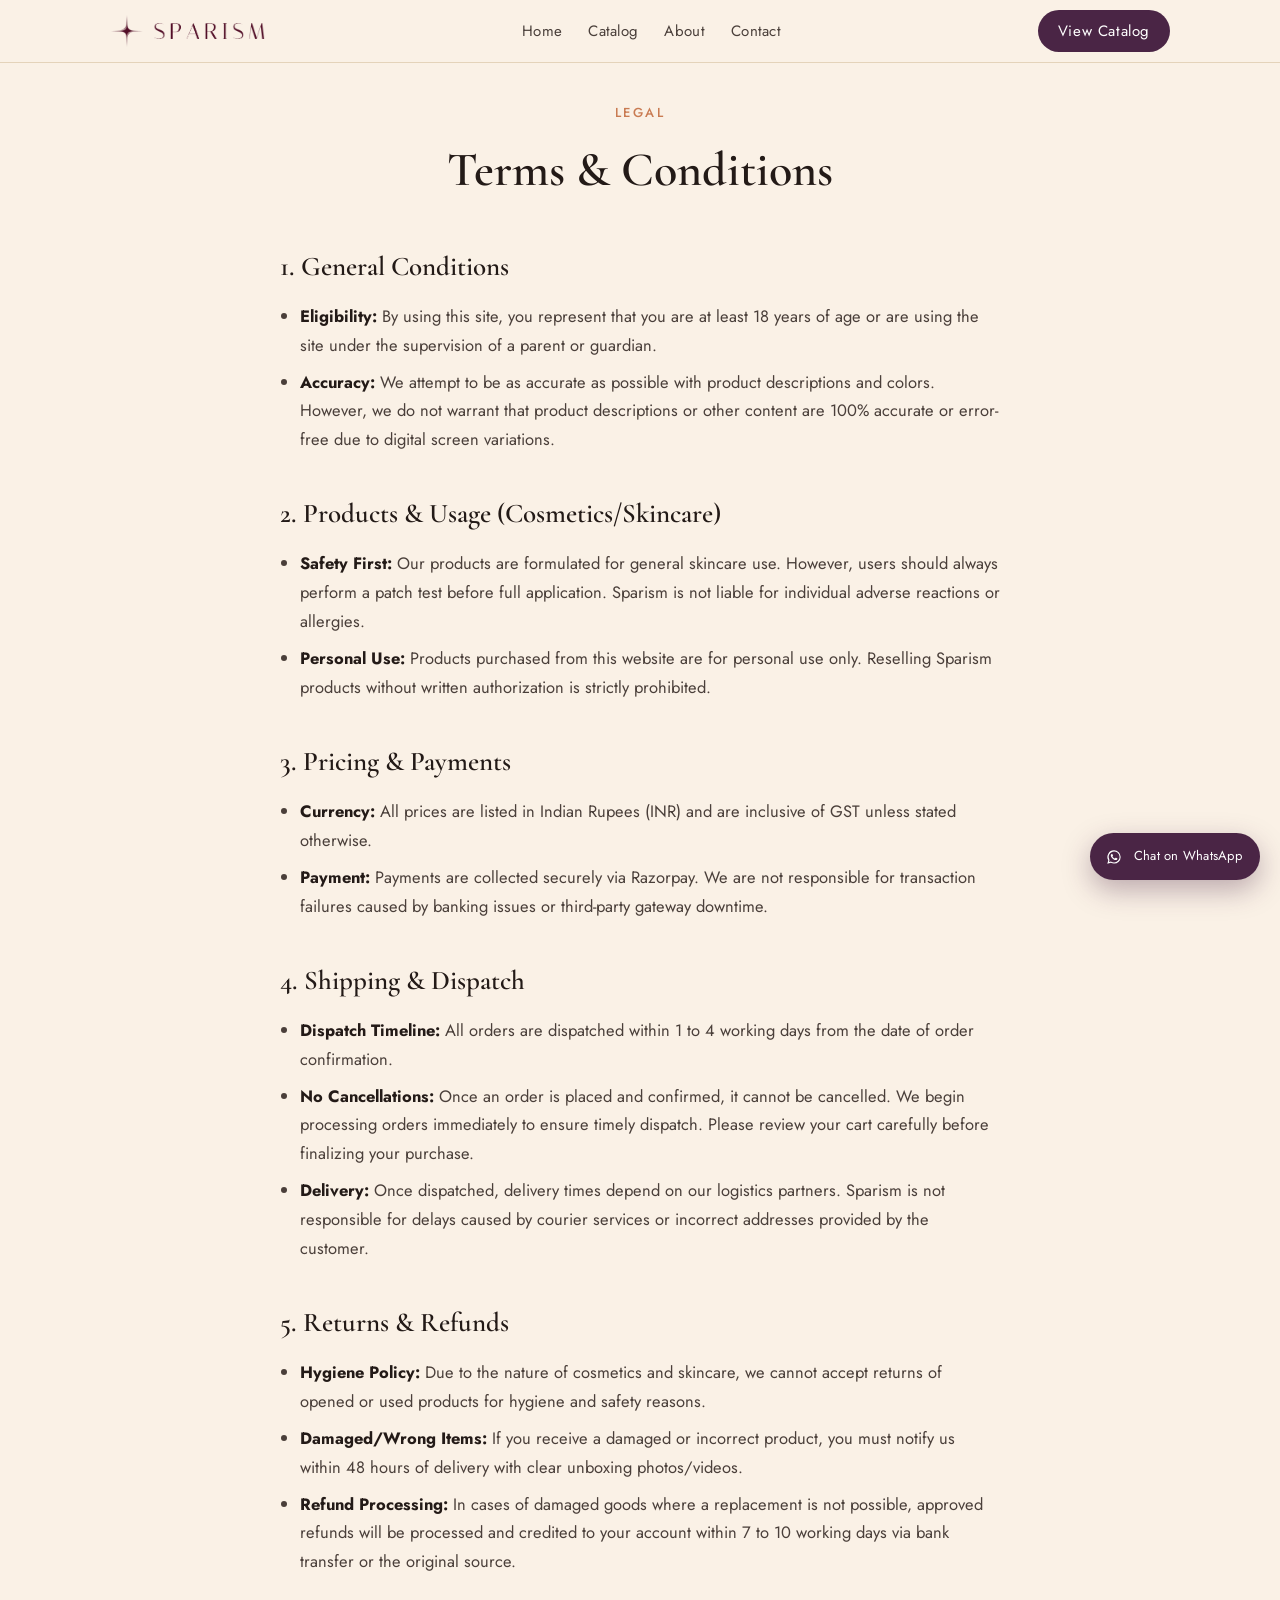
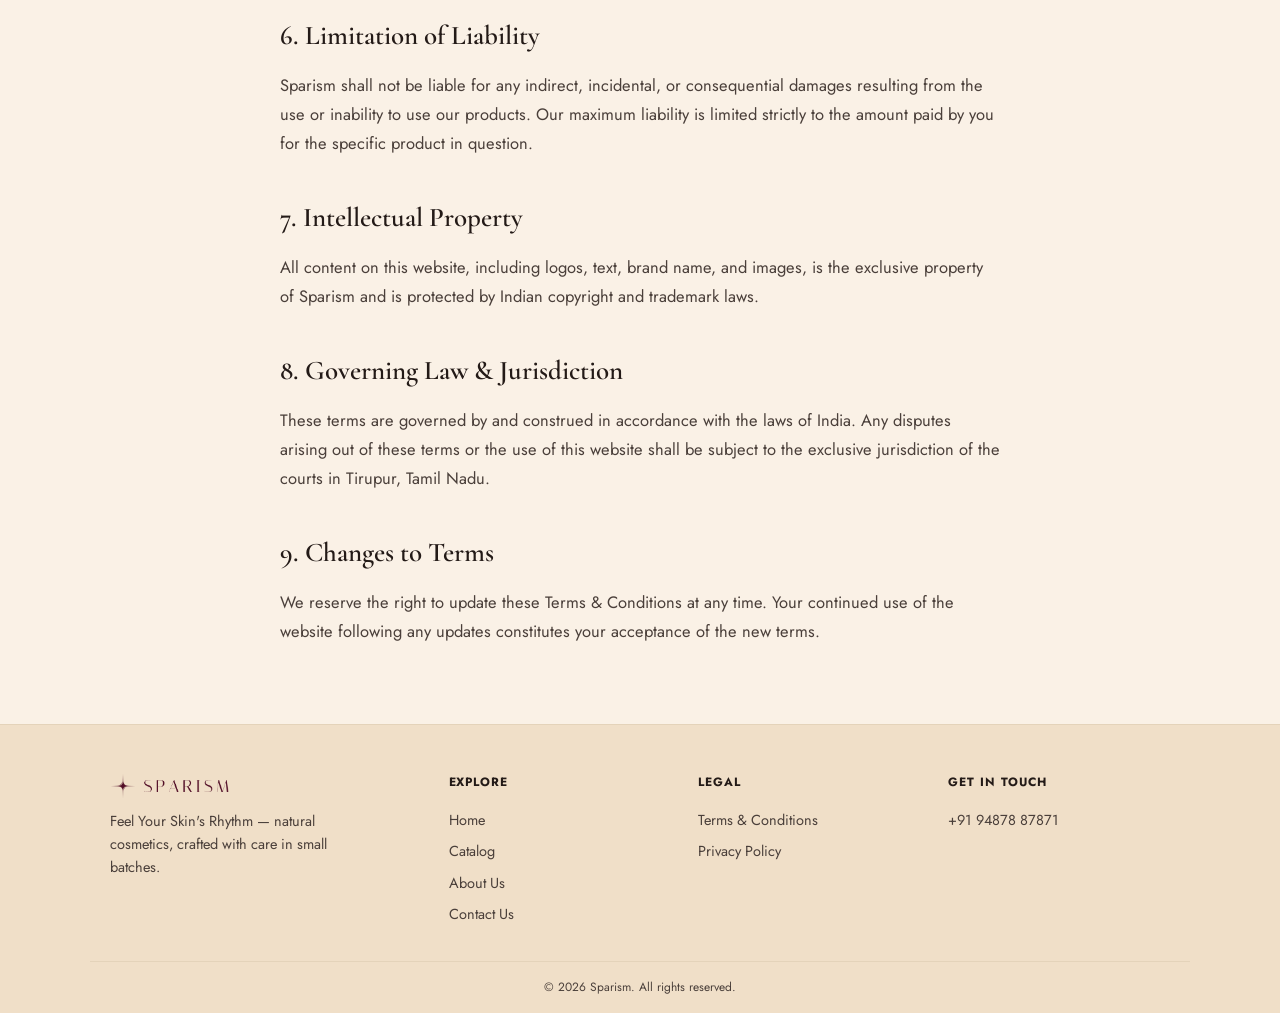
<file: terms.html>
<!DOCTYPE html>
<html lang="en">
<head>
<meta charset="UTF-8" />
<meta name="viewport" content="width=device-width, initial-scale=1.0" />
<title>Terms &amp; Conditions | Sparism</title>
<meta name="description" content="Sparism Terms &amp; Conditions." />
<meta property="og:type" content="website" />
<meta property="og:site_name" content="Sparism" />
<meta property="og:title" content="Terms &amp; Conditions | Sparism" />
<meta property="og:description" content="Sparism Terms &amp; Conditions." />
<meta property="og:image" content="https://YOUR-DOMAIN-HERE/assets/og-image.jpg" />
<meta property="og:url" content="https://YOUR-DOMAIN-HERE/terms.html" />
<meta name="twitter:card" content="summary_large_image" />
<link rel="icon" type="image/png" sizes="32x32" href="assets/favicon-32.png?v=4" />
<link rel="icon" type="image/png" sizes="192x192" href="assets/favicon-192.png?v=4" />
<link rel="apple-touch-icon" href="assets/favicon-192.png?v=4" />
<link rel="preconnect" href="https://fonts.googleapis.com">
<link rel="preconnect" href="https://fonts.gstatic.com" crossorigin>
<link href="https://fonts.googleapis.com/css2?family=Cormorant+Garamond:ital,wght@0,500;0,600;0,700;1,500&family=Jost:wght@300;400;500;600&display=swap" rel="stylesheet">
<link rel="stylesheet" href="styles.css" />
</head>
<body>

<header class="site-header">
  <div class="wrap header-row">
    <a href="index.html" class="logo-link"><img class="brand-logo" src="assets/logo-new/logo-navbar.png" alt="Sparism — Feel Your Skin's Rhythm" /></a>
    <nav class="main-nav" id="mainNav">
      <a href="index.html">Home</a>
      <a href="catalog.html">Catalog</a>
      <a href="about.html">About</a>
      <a href="contact.html">Contact</a>
    </nav>
    <div class="header-actions">
      <a class="header-cta" href="catalog.html">View Catalog</a>
      <button class="nav-toggle" id="navToggle" aria-label="Open menu" aria-expanded="false">
        <span></span><span></span><span></span>
      </button>
    </div>
  </div>
</header>

<section class="page-hero">
  <div class="wrap">
    <p class="eyebrow">Legal</p>
    <h1>Terms &amp; Conditions</h1>
  </div>
</section>

<section class="prose-section wrap">
  <div class="prose">

    <h2>1. General Conditions</h2>
    <ul>
      <li><strong>Eligibility:</strong> By using this site, you represent that you are at least 18 years of age or are using the site under the supervision of a parent or guardian.</li>
      <li><strong>Accuracy:</strong> We attempt to be as accurate as possible with product descriptions and colors. However, we do not warrant that product descriptions or other content are 100% accurate or error-free due to digital screen variations.</li>
    </ul>

    <h2>2. Products &amp; Usage (Cosmetics/Skincare)</h2>
    <ul>
      <li><strong>Safety First:</strong> Our products are formulated for general skincare use. However, users should always perform a patch test before full application. Sparism is not liable for individual adverse reactions or allergies.</li>
      <li><strong>Personal Use:</strong> Products purchased from this website are for personal use only. Reselling Sparism products without written authorization is strictly prohibited.</li>
    </ul>

    <h2>3. Pricing &amp; Payments</h2>
    <ul>
      <li><strong>Currency:</strong> All prices are listed in Indian Rupees (INR) and are inclusive of GST unless stated otherwise.</li>
      <li><strong>Payment:</strong> Payments are collected securely via Razorpay. We are not responsible for transaction failures caused by banking issues or third-party gateway downtime.</li>
    </ul>

    <h2>4. Shipping &amp; Dispatch</h2>
    <ul>
      <li><strong>Dispatch Timeline:</strong> All orders are dispatched within 1 to 4 working days from the date of order confirmation.</li>
      <li><strong>No Cancellations:</strong> Once an order is placed and confirmed, it cannot be cancelled. We begin processing orders immediately to ensure timely dispatch. Please review your cart carefully before finalizing your purchase.</li>
      <li><strong>Delivery:</strong> Once dispatched, delivery times depend on our logistics partners. Sparism is not responsible for delays caused by courier services or incorrect addresses provided by the customer.</li>
    </ul>

    <h2>5. Returns &amp; Refunds</h2>
    <ul>
      <li><strong>Hygiene Policy:</strong> Due to the nature of cosmetics and skincare, we cannot accept returns of opened or used products for hygiene and safety reasons.</li>
      <li><strong>Damaged/Wrong Items:</strong> If you receive a damaged or incorrect product, you must notify us within 48 hours of delivery with clear unboxing photos/videos.</li>
      <li><strong>Refund Processing:</strong> In cases of damaged goods where a replacement is not possible, approved refunds will be processed and credited to your account within 7 to 10 working days via bank transfer or the original source.</li>
    </ul>

    <h2>6. Limitation of Liability</h2>
    <p>Sparism shall not be liable for any indirect, incidental, or consequential damages resulting from the use or inability to use our products. Our maximum liability is limited strictly to the amount paid by you for the specific product in question.</p>

    <h2>7. Intellectual Property</h2>
    <p>All content on this website, including logos, text, brand name, and images, is the exclusive property of Sparism and is protected by Indian copyright and trademark laws.</p>

    <h2>8. Governing Law &amp; Jurisdiction</h2>
    <p>These terms are governed by and construed in accordance with the laws of India. Any disputes arising out of these terms or the use of this website shall be subject to the exclusive jurisdiction of the courts in Tirupur, Tamil Nadu.</p>

    <h2>9. Changes to Terms</h2>
    <p>We reserve the right to update these Terms &amp; Conditions at any time. Your continued use of the website following any updates constitutes your acceptance of the new terms.</p>

  </div>
</section>

<footer class="site-footer">
  <div class="wrap footer-grid">
    <div class="footer-brand">
      <img class="brand-logo small" src="assets/logo-new/logo-navbar.png" alt="Sparism" />
      <p>Feel Your Skin's Rhythm — natural cosmetics, crafted with care in small batches.</p>
    </div>
    <div class="footer-links">
      <h4>Explore</h4>
      <a href="index.html">Home</a>
      <a href="catalog.html">Catalog</a>
      <a href="about.html">About Us</a>
      <a href="contact.html">Contact Us</a>
    </div>
    <div class="footer-links">
      <h4>Legal</h4>
      <a href="terms.html">Terms &amp; Conditions</a>
      <a href="privacy.html">Privacy Policy</a>
    </div>
    <div class="footer-contact">
      <h4>Get in touch</h4>
      <a href="tel:+919487887871">+91 94878 87871</a>
    </div>
  </div>
  <div class="wrap footer-bottom">
    <p>&copy; 2026 Sparism. All rights reserved.</p>
  </div>
</footer>

<a class="float-whatsapp" href="https://wa.me/919487887871?text=Hi%20Sparism%2C%20I%20have%20a%20question!" target="_blank" rel="noopener" aria-label="Chat with us on WhatsApp">
  <svg viewBox="0 0 24 24" fill="currentColor"><path d="M17.6 6.32A7.85 7.85 0 0 0 12.05 4a7.94 7.94 0 0 0-6.9 11.9L4 20l4.2-1.1a7.93 7.93 0 0 0 3.85 1h.01a7.95 7.95 0 0 0 7.94-7.94 7.9 7.9 0 0 0-2.4-5.64Zm-5.55 12.2h-.01a6.6 6.6 0 0 1-3.37-.92l-.24-.14-2.5.65.67-2.44-.16-.25a6.62 6.62 0 1 1 12.28-3.51 6.63 6.63 0 0 1-6.67 6.6Zm3.62-4.96c-.2-.1-1.17-.58-1.35-.64-.18-.07-.31-.1-.44.1-.13.2-.5.64-.62.77-.11.13-.23.15-.42.05-.2-.1-.83-.3-1.58-.97-.58-.52-.98-1.16-1.09-1.36-.11-.2-.01-.3.09-.4.09-.1.2-.23.3-.34.1-.11.13-.2.2-.33.07-.13.03-.25-.02-.35-.05-.1-.44-1.06-.6-1.45-.16-.38-.32-.33-.44-.33h-.38c-.13 0-.34.05-.52.25-.18.2-.68.67-.68 1.63 0 .96.7 1.9.8 2.03.1.13 1.37 2.1 3.33 2.94.46.2.83.32 1.11.41.47.15.9.13 1.24.08.38-.06 1.17-.48 1.33-.94.16-.46.16-.86.11-.94-.05-.08-.18-.13-.38-.23Z"/></svg>
  <span class="fw-label">Chat on WhatsApp</span>
</a>

<script src="nav.js"></script>
</body>
</html>
</file>
<file: styles.css>
:root {
  --cream: #faf1e6;
  --cream-deep: #f0dfc8;
  --ink: #231a17;
  --ink-soft: #4a3f3a;
  --plum: #4a2545;
  --plum-deep: #34172f;
  --terracotta: #c97b52;
  --rose: #c98a8a;
  --line: #e4d3ba;
  --white: #ffffff;
  --radius: 16px;
  --shadow: 0 8px 24px rgba(74, 37, 69, 0.08);
  --shadow-hover: 0 14px 32px rgba(74, 37, 69, 0.14);
  --font-display: "Cormorant Garamond", Georgia, serif;
  --font-body: "Jost", "Segoe UI", sans-serif;
}

* { box-sizing: border-box; }

html { scroll-behavior: smooth; font-size: 17px; }

body {
  margin: 0;
  font-family: var(--font-body);
  font-size: 1rem;
  line-height: 1.6;
  color: var(--ink);
  background: var(--cream);
  -webkit-font-smoothing: antialiased;
}

.wrap {
  max-width: 1100px;
  margin: 0 auto;
  padding: 0 20px;
}

img { max-width: 100%; display: block; }

a { color: inherit; }

/* Header */
.site-header {
  position: sticky;
  top: 0;
  z-index: 50;
  background: rgba(250, 241, 230, 0.92);
  backdrop-filter: blur(8px);
  border-bottom: 1px solid var(--line);
}

.header-row {
  display: flex;
  align-items: center;
  justify-content: space-between;
  gap: 18px;
  padding-top: 10px;
  padding-bottom: 10px;
}

.brand-logo {
  height: 34px;
  width: auto;
}

.brand-logo.small { height: 26px; }

/* One-time shine sweep across the logo mark on page load */
.logo-link {
  position: relative;
  display: inline-block;
  overflow: hidden;
  line-height: 0;
}

.logo-link::after {
  content: "";
  position: absolute;
  top: 0;
  left: -150%;
  width: 55%;
  height: 100%;
  background: linear-gradient(120deg, transparent, rgba(255, 255, 255, 0.65), transparent);
  transform: skewX(-20deg);
  animation: logo-shine 1.8s ease-in-out 0.5s 1 both;
  pointer-events: none;
}

@keyframes logo-shine {
  0% { left: -150%; }
  100% { left: 150%; }
}

@media (prefers-reduced-motion: reduce) {
  .logo-link::after { animation: none; }
}

.header-actions {
  display: flex;
  align-items: center;
  gap: 12px;
}

.header-cta {
  text-decoration: none;
  background: var(--plum);
  color: var(--white);
  font-size: 15px;
  letter-spacing: 0.04em;
  padding: 9px 20px;
  border-radius: 999px;
  transition: background 0.2s ease, transform 0.2s ease;
  white-space: nowrap;
}

.header-cta:hover { background: var(--plum-deep); transform: translateY(-1px); }

/* Main nav */
.main-nav {
  display: flex;
  align-items: center;
  gap: 26px;
  margin: 0 auto;
}

.main-nav a {
  text-decoration: none;
  font-size: 15px;
  letter-spacing: 0.02em;
  color: var(--ink-soft);
  position: relative;
  padding: 4px 0;
}

.main-nav a:hover { color: var(--ink); }

.main-nav a.active {
  color: var(--plum);
  font-weight: 500;
}

.main-nav a.active::after {
  content: "";
  position: absolute;
  left: 0;
  right: 0;
  bottom: -4px;
  height: 2px;
  background: var(--terracotta);
  border-radius: 2px;
}

.nav-toggle {
  display: none;
  flex-direction: column;
  justify-content: center;
  gap: 5px;
  width: 44px;
  height: 44px;
  border: none;
  background: transparent;
  cursor: pointer;
  padding: 0;
}

.nav-toggle span {
  display: block;
  height: 2px;
  background: var(--ink);
  border-radius: 2px;
}

@media (max-width: 760px) {
  .main-nav {
    position: absolute;
    top: 100%;
    left: 0;
    right: 0;
    background: var(--cream);
    border-bottom: 1px solid var(--line);
    flex-direction: column;
    align-items: flex-start;
    gap: 4px;
    padding: 10px 20px 16px;
    display: none;
  }
  .main-nav.open { display: flex; }
  .main-nav a { padding: 8px 0; width: 100%; }
  .nav-toggle { display: flex; }
  .site-header { position: sticky; }
}

/* Hero */
.hero {
  padding: 44px 0 28px;
  text-align: center;
}

.eyebrow {
  text-transform: uppercase;
  letter-spacing: 0.18em;
  font-size: 13px;
  color: var(--terracotta);
  margin: 0 0 8px;
  font-weight: 500;
}

.hero h1 {
  font-family: var(--font-display);
  font-weight: 600;
  font-size: clamp(36px, 6vw, 56px);
  line-height: 1.1;
  margin: 0 0 14px;
  color: var(--ink);
}

/* Hero with image collage (home page) */
.hero-grid {
  display: grid;
  grid-template-columns: 1.1fr 1fr;
  align-items: center;
  gap: 48px;
  text-align: left;
}

.hero-grid .hero-copy { text-align: left; }
.hero-grid .hero-sub { margin: 0 0 20px; }

.hero-collage {
  position: relative;
  aspect-ratio: 1 / 1;
  width: 100%;
  max-width: 420px;
  margin: 0 auto;
}

.hero-img {
  position: absolute;
  object-fit: cover;
  border-radius: var(--radius);
  box-shadow: var(--shadow-hover);
  border: 4px solid var(--cream);
}

.hero-img-main {
  width: 78%;
  height: 78%;
  top: 0;
  left: 0;
  z-index: 1;
}

.hero-img-small {
  width: 42%;
  height: 42%;
  z-index: 2;
}

.hero-img-top {
  top: -6%;
  right: -4%;
}

.hero-img-bottom {
  bottom: -6%;
  left: 30%;
}

@media (max-width: 760px) {
  .hero-grid { grid-template-columns: 1fr; text-align: center; }
  .hero-grid .hero-copy { text-align: center; }
  .hero-grid .hero-sub { margin: 0 auto 20px; }
  .hero-collage { max-width: 300px; margin-top: 20px; }
}

.hero-sub {
  max-width: 520px;
  margin: 0 auto;
  color: var(--ink-soft);
  line-height: 1.6;
  font-size: 17px;
}

/* Filter bar */
.filter-bar {
  position: sticky;
  top: 55px;
  z-index: 40;
  background: var(--cream);
  padding: 10px 0;
  border-bottom: 1px solid var(--line);
}

.filter-row {
  display: flex;
  gap: 8px;
  overflow-x: auto;
  scrollbar-width: none;
}

.filter-row::-webkit-scrollbar { display: none; }

.chip {
  flex: 0 0 auto;
  border: 1px solid var(--line);
  background: var(--white);
  color: var(--ink-soft);
  font-family: var(--font-body);
  font-size: 14px;
  letter-spacing: 0.03em;
  padding: 8px 18px;
  border-radius: 999px;
  cursor: pointer;
  transition: all 0.2s ease;
}

.chip:hover { border-color: var(--terracotta); color: var(--ink); }

.chip.active {
  background: var(--ink);
  border-color: var(--ink);
  color: var(--white);
}

/* Catalog grid */
.catalog-grid {
  display: grid;
  grid-template-columns: repeat(auto-fill, minmax(240px, 1fr));
  gap: 22px;
  padding: 32px 0 12px;
}

.card {
  background: var(--white);
  border-radius: var(--radius);
  overflow: hidden;
  box-shadow: var(--shadow);
  transition: transform 0.25s ease, box-shadow 0.25s ease;
  display: flex;
  flex-direction: column;
}

.card:hover {
  transform: translateY(-4px);
  box-shadow: var(--shadow-hover);
}

.card-media {
  position: relative;
  aspect-ratio: 1 / 1;
  background: linear-gradient(150deg, var(--cream-deep), var(--cream));
  overflow: hidden;
}

.card-media img {
  width: 100%;
  height: 100%;
  object-fit: cover;
}

.card-media img.zoomable {
  cursor: zoom-in;
  transition: transform 0.4s ease;
}

.card:hover .card-media img.zoomable {
  transform: scale(1.04);
}

.card-share {
  position: absolute;
  top: 12px;
  right: 12px;
  width: 38px;
  height: 38px;
  display: flex;
  align-items: center;
  justify-content: center;
  background: rgba(255, 255, 255, 0.88);
  backdrop-filter: blur(4px);
  border: none;
  border-radius: 50%;
  color: var(--plum);
  cursor: pointer;
  box-shadow: 0 2px 8px rgba(0,0,0,0.12);
  transition: background 0.2s ease, transform 0.2s ease;
}

.card-share:hover {
  background: var(--plum);
  color: var(--white);
  transform: scale(1.08);
}

.card-share svg {
  width: 16px;
  height: 16px;
}

.card-media .placeholder {
  position: absolute;
  inset: 0;
  display: flex;
  align-items: center;
  justify-content: center;
  flex-direction: column;
  gap: 6px;
  color: var(--plum);
  text-align: center;
  padding: 16px;
}

.placeholder .ph-mark {
  font-family: var(--font-display);
  font-size: 30px;
  font-weight: 600;
}

.placeholder .ph-label {
  font-size: 11px;
  letter-spacing: 0.06em;
  text-transform: uppercase;
  color: var(--ink-soft);
  opacity: 0.75;
}

.card-tag {
  position: absolute;
  top: 12px;
  left: 12px;
  background: var(--plum);
  color: var(--white);
  font-size: 11px;
  letter-spacing: 0.05em;
  text-transform: uppercase;
  padding: 5px 11px;
  border-radius: 999px;
}

.card-body {
  padding: 16px 16px 18px;
  display: flex;
  flex-direction: column;
  gap: 6px;
  flex: 1;
}

.card-category {
  font-size: 11px;
  text-transform: uppercase;
  letter-spacing: 0.08em;
  color: var(--terracotta);
}

.card-title {
  font-family: var(--font-display);
  font-size: 23px;
  font-weight: 600;
  margin: 0;
  line-height: 1.25;
}

.card-desc {
  font-size: 14.5px;
  color: var(--ink-soft);
  line-height: 1.5;
  margin: 2px 0 4px;
  flex: 1;
}

.variant-block {
  margin: 4px 0 6px;
}

.variant-label {
  display: block;
  font-size: 10.5px;
  text-transform: uppercase;
  letter-spacing: 0.08em;
  color: var(--ink-soft);
  opacity: 0.75;
  margin-bottom: 6px;
}

.variant-row {
  display: flex;
  gap: 7px;
  flex-wrap: wrap;
}

.variant-chip {
  display: inline-flex;
  align-items: center;
  font-family: var(--font-body);
  font-size: 12px;
  border: 1px solid var(--line);
  background: var(--white);
  padding: 9px 14px 9px 10px;
  border-radius: 999px;
  cursor: pointer;
  color: var(--ink-soft);
  transition: all 0.2s ease;
}

.variant-chip:hover {
  border-color: var(--swatch, var(--terracotta));
  color: var(--ink);
}

.chip-dot {
  width: 9px;
  height: 9px;
  border-radius: 50%;
  background: var(--swatch, var(--terracotta));
  margin-right: 6px;
  box-shadow: 0 0 0 2px rgba(255,255,255,0.6) inset;
  flex: none;
}

.variant-chip.active {
  background: var(--ink);
  border-color: var(--ink);
  color: var(--white);
}

.variant-chip.active .chip-dot {
  box-shadow: 0 0 0 2px rgba(255,255,255,0.85) inset;
}

.card-footer {
  display: flex;
  align-items: center;
  justify-content: space-between;
  margin-top: auto;
  padding-top: 10px;
}

.price-tag {
  display: inline-flex;
  align-items: baseline;
  gap: 9px;
  background: var(--cream);
  border: 1px solid var(--line);
  border-radius: 999px;
  padding: 7px 16px;
}

.price-amount {
  font-family: var(--font-body);
  font-size: 17px;
  font-weight: 600;
  color: var(--ink);
  white-space: nowrap;
}

.price-unit {
  font-family: var(--font-body);
  font-size: 12px;
  color: var(--ink-soft);
  padding-left: 9px;
  border-left: 1px solid var(--line);
  white-space: nowrap;
}

.card-enquire {
  font-size: 13px;
  letter-spacing: 0.03em;
  border: 1px solid var(--plum);
  color: var(--plum);
  background: transparent;
  padding: 7px 14px;
  border-radius: 999px;
  cursor: pointer;
  text-decoration: none;
  transition: all 0.2s ease;
}

.card-enquire:hover {
  background: var(--plum);
  color: var(--white);
}

/* Enquiry section */
.enquiry-section {
  background: var(--plum);
  color: var(--white);
  margin-top: 40px;
  padding: 56px 0;
}

.enquiry-wrap {
  display: grid;
  grid-template-columns: 1fr 1.3fr;
  gap: 40px;
}

.enquiry-wrap > * { min-width: 0; }

.enquiry-intro .eyebrow { color: var(--rose); }
.enquiry-intro h2 {
  font-family: var(--font-display);
  font-weight: 600;
  font-size: clamp(28px, 4vw, 36px);
  margin: 0 0 12px;
}
.enquiry-intro .hero-sub { color: #ecdfe8; margin: 0 0 18px; max-width: none; }

.contact-line {
  font-size: 15px;
  display: flex;
  gap: 8px;
  align-items: baseline;
}

.contact-line a {
  text-decoration: none;
  border-bottom: 1px solid rgba(255,255,255,0.4);
  font-weight: 500;
}

.enquiry-form {
  background: var(--white);
  border-radius: var(--radius);
  padding: 26px;
  display: grid;
  grid-template-columns: 1fr 1fr;
  gap: 16px;
  color: var(--ink);
  box-shadow: 0 16px 40px rgba(0,0,0,0.2);
}

.field { display: flex; flex-direction: column; gap: 6px; min-width: 0; }
.field.full { grid-column: 1 / -1; }

.field label {
  font-size: 13px;
  letter-spacing: 0.03em;
  color: var(--ink-soft);
}

.field .optional { color: #a99; font-weight: 400; }

.field input,
.field textarea,
.field select {
  width: 100%;
  min-width: 0;
  font-family: var(--font-body);
  font-size: 16px;
  padding: 10px 12px;
  border: 1px solid var(--line);
  border-radius: 10px;
  background: var(--cream);
  color: var(--ink);
  resize: vertical;
}

.field input:focus,
.field textarea:focus,
.field select:focus {
  outline: 2px solid var(--terracotta);
  outline-offset: 1px;
}

.submit-btn {
  grid-column: 1 / -1;
  background: var(--terracotta);
  color: var(--white);
  border: none;
  font-family: var(--font-body);
  font-size: 16px;
  letter-spacing: 0.03em;
  padding: 13px 20px;
  border-radius: 10px;
  cursor: pointer;
  transition: background 0.2s ease;
}

.submit-btn:hover { background: #b46a41; }
.submit-btn:disabled { opacity: 0.6; cursor: not-allowed; }

.form-status {
  grid-column: 1 / -1;
  margin: 0;
  font-size: 14px;
  min-height: 18px;
}

.form-status.success { color: #2f7a4d; }
.form-status.error { color: #b3392f; }

/* Footer */
.site-footer {
  padding: 48px 0 0;
  color: var(--ink-soft);
  background: var(--cream-deep);
  border-top: 1px solid var(--line);
}

.footer-grid {
  display: grid;
  grid-template-columns: 1.4fr 1fr 1fr 1fr;
  gap: 28px;
  padding-bottom: 32px;
}

.footer-brand p {
  font-size: 14.5px;
  line-height: 1.6;
  margin: 10px 0 0;
  max-width: 240px;
}

.footer-links h4,
.footer-contact h4 {
  font-family: var(--font-body);
  font-size: 12px;
  text-transform: uppercase;
  letter-spacing: 0.08em;
  color: var(--ink);
  margin: 0 0 12px;
}

.footer-links {
  display: flex;
  flex-direction: column;
}

.footer-links a,
.footer-contact a {
  display: block;
  font-size: 14.5px;
  text-decoration: none;
  color: var(--ink-soft);
  padding: 4px 0;
}

.footer-links a:hover,
.footer-contact a:hover { color: var(--terracotta); }

.footer-bottom {
  border-top: 1px solid var(--line);
  padding: 16px 0;
  text-align: center;
  font-size: 12px;
}

.footer-bottom p { margin: 0; }

@media (max-width: 760px) {
  .footer-grid { grid-template-columns: 1fr 1fr; }
}

/* --- Home page: promises, story, bestseller, testimonials --- */
.promises-grid {
  display: grid;
  grid-template-columns: repeat(auto-fit, minmax(200px, 1fr));
  gap: 20px;
  padding: 8px 0 44px;
}

.promise-card {
  background: var(--white);
  border-radius: var(--radius);
  padding: 24px 20px;
  text-align: center;
  box-shadow: var(--shadow);
}

.promise-card .promise-icon {
  display: inline-flex;
  align-items: center;
  justify-content: center;
  width: 44px;
  height: 44px;
  margin-bottom: 12px;
  color: var(--terracotta);
  background: var(--cream);
  border-radius: 50%;
}

.promise-card .promise-icon svg {
  width: 22px;
  height: 22px;
}

.promise-card h3 {
  font-family: var(--font-display);
  font-weight: 600;
  font-size: 21px;
  margin: 0 0 6px;
}

.promise-card p {
  font-size: 14.5px;
  color: var(--ink-soft);
  line-height: 1.5;
  margin: 0;
}

.story-section {
  padding: 20px 0 48px;
  text-align: center;
}

.story-section .story-text {
  max-width: 640px;
  margin: 0 auto;
  font-family: var(--font-display);
  font-weight: 500;
  font-size: clamp(20px, 2.6vw, 25px);
  line-height: 1.6;
  color: var(--ink);
}

.bestseller-section {
  background: var(--white);
  border-top: 1px solid var(--line);
  border-bottom: 1px solid var(--line);
  padding: 48px 0;
}

.bestseller-grid {
  display: grid;
  grid-template-columns: 1fr 1fr;
  gap: 36px;
  align-items: center;
}

.bestseller-media {
  border-radius: var(--radius);
  overflow: hidden;
  box-shadow: var(--shadow);
  aspect-ratio: 1 / 1;
}

.bestseller-media img { width: 100%; height: 100%; object-fit: cover; }

.bestseller-info .card-tag { position: static; display: inline-block; margin-bottom: 12px; }

.bestseller-info h2 {
  font-family: var(--font-display);
  font-weight: 600;
  font-size: clamp(26px, 3.4vw, 36px);
  margin: 0 0 10px;
}

.bestseller-info p { color: var(--ink-soft); font-size: 16px; line-height: 1.6; margin: 0 0 16px; }

.bestseller-price {
  font-family: var(--font-display);
  font-size: 24px;
  font-weight: 600;
  margin: 0 0 18px;
}

.testimonials-section { padding: 48px 0 56px; text-align: center; }

.testimonials-grid {
  display: grid;
  grid-template-columns: repeat(auto-fit, minmax(240px, 1fr));
  gap: 20px;
  margin-top: 28px;
}

.testimonial-card {
  background: var(--white);
  border-radius: var(--radius);
  padding: 24px 20px;
  box-shadow: var(--shadow);
  text-align: left;
}

.testimonial-card p {
  font-family: var(--font-display);
  font-weight: 500;
  font-size: 18px;
  line-height: 1.55;
  color: var(--ink);
  margin: 0;
  font-style: italic;
}

@media (max-width: 760px) {
  .bestseller-grid { grid-template-columns: 1fr; }
}

/* --- Prose pages: About, Terms, Privacy --- */
.prose-section { padding: 16px 0 64px; }

.prose {
  max-width: 720px;
  margin: 0 auto;
  line-height: 1.75;
  color: var(--ink-soft);
  font-size: 16.5px;
}

.prose h2 {
  font-family: var(--font-display);
  font-weight: 600;
  font-size: 27px;
  color: var(--ink);
  margin: 36px 0 12px;
}

.prose h2:first-child { margin-top: 0; }

.prose p { margin: 0 0 14px; }

.prose ul { margin: 0 0 14px; padding-left: 20px; }
.prose li { margin-bottom: 8px; }
.prose strong { color: var(--ink); }

.prose .effective-date {
  font-size: 13px;
  color: var(--terracotta);
  text-transform: uppercase;
  letter-spacing: 0.06em;
  margin-bottom: 24px;
}

.page-hero {
  padding: 40px 0 8px;
  text-align: center;
}

.page-hero h1 {
  font-family: var(--font-display);
  font-weight: 600;
  font-size: clamp(34px, 5vw, 48px);
  margin: 0 0 10px;
}

/* Lightbox */
.lightbox {
  position: fixed;
  inset: 0;
  z-index: 200;
  display: flex;
  align-items: center;
  justify-content: center;
  background: rgba(35, 26, 23, 0.92);
  opacity: 0;
  pointer-events: none;
  transition: opacity 0.25s ease;
  padding: 24px;
}

.lightbox.open {
  opacity: 1;
  pointer-events: auto;
}

.lightbox-inner {
  position: relative;
  max-width: 560px;
  width: 100%;
  text-align: center;
}

.lightbox img {
  width: 100%;
  max-height: 70vh;
  object-fit: contain;
  border-radius: var(--radius);
  box-shadow: 0 20px 60px rgba(0,0,0,0.4);
  background: var(--cream);
}

.lightbox-caption {
  color: var(--white);
  font-family: var(--font-display);
  font-size: 18px;
  margin-top: 16px;
}

.lightbox-close {
  position: absolute;
  top: -44px;
  right: 0;
  width: 36px;
  height: 36px;
  border-radius: 50%;
  border: none;
  background: rgba(255,255,255,0.15);
  color: var(--white);
  font-size: 20px;
  line-height: 1;
  cursor: pointer;
  display: flex;
  align-items: center;
  justify-content: center;
}

.lightbox-close:hover { background: rgba(255,255,255,0.3); }

/* Floating WhatsApp button */
.float-whatsapp {
  position: fixed;
  right: 20px;
  bottom: 20px;
  z-index: 90;
  display: flex;
  align-items: center;
  gap: 10px;
  background: var(--plum);
  color: var(--white);
  text-decoration: none;
  padding: 13px 18px 13px 14px;
  border-radius: 999px;
  box-shadow: 0 10px 28px rgba(74, 37, 69, 0.35);
  transition: transform 0.2s ease, background 0.2s ease;
}

.float-whatsapp:hover {
  background: var(--plum-deep);
  transform: translateY(-2px);
}

.float-whatsapp svg {
  width: 20px;
  height: 20px;
  flex: none;
}

.float-whatsapp .fw-label {
  font-size: 13px;
  letter-spacing: 0.02em;
  white-space: nowrap;
}

@media (max-width: 500px) {
  .float-whatsapp .fw-label { display: none; }
  .float-whatsapp { padding: 13px; }
}

/* Sparkle burst (on successful enquiry submit) */
.sparkle-particle {
  position: fixed;
  z-index: 300;
  pointer-events: none;
  transform: translate(-50%, -50%);
  animation: sparkle-fly ease-out forwards;
}

.sparkle-particle svg {
  width: 100%;
  height: 100%;
  fill: currentColor;
}

@keyframes sparkle-fly {
  0% { opacity: 1; transform: translate(-50%, -50%) scale(0.3) rotate(0deg); }
  70% { opacity: 1; }
  100% {
    opacity: 0;
    transform: translate(calc(-50% + var(--dx)), calc(-50% + var(--dy))) scale(1) rotate(90deg);
  }
}

/* Toast */
.toast {
  position: fixed;
  left: 50%;
  bottom: 24px;
  transform: translate(-50%, 20px);
  background: var(--ink);
  color: var(--white);
  padding: 12px 20px;
  border-radius: 999px;
  font-size: 13px;
  opacity: 0;
  pointer-events: none;
  transition: all 0.3s ease;
  z-index: 100;
  max-width: 90vw;
  text-align: center;
}

.toast.show {
  opacity: 1;
  transform: translate(-50%, 0);
}

/* Responsive */
@media (max-width: 760px) {
  .enquiry-wrap { grid-template-columns: 1fr; }
  .enquiry-form { grid-template-columns: 1fr; padding: 20px; }
  .filter-bar { top: 51px; }
}
</file>
